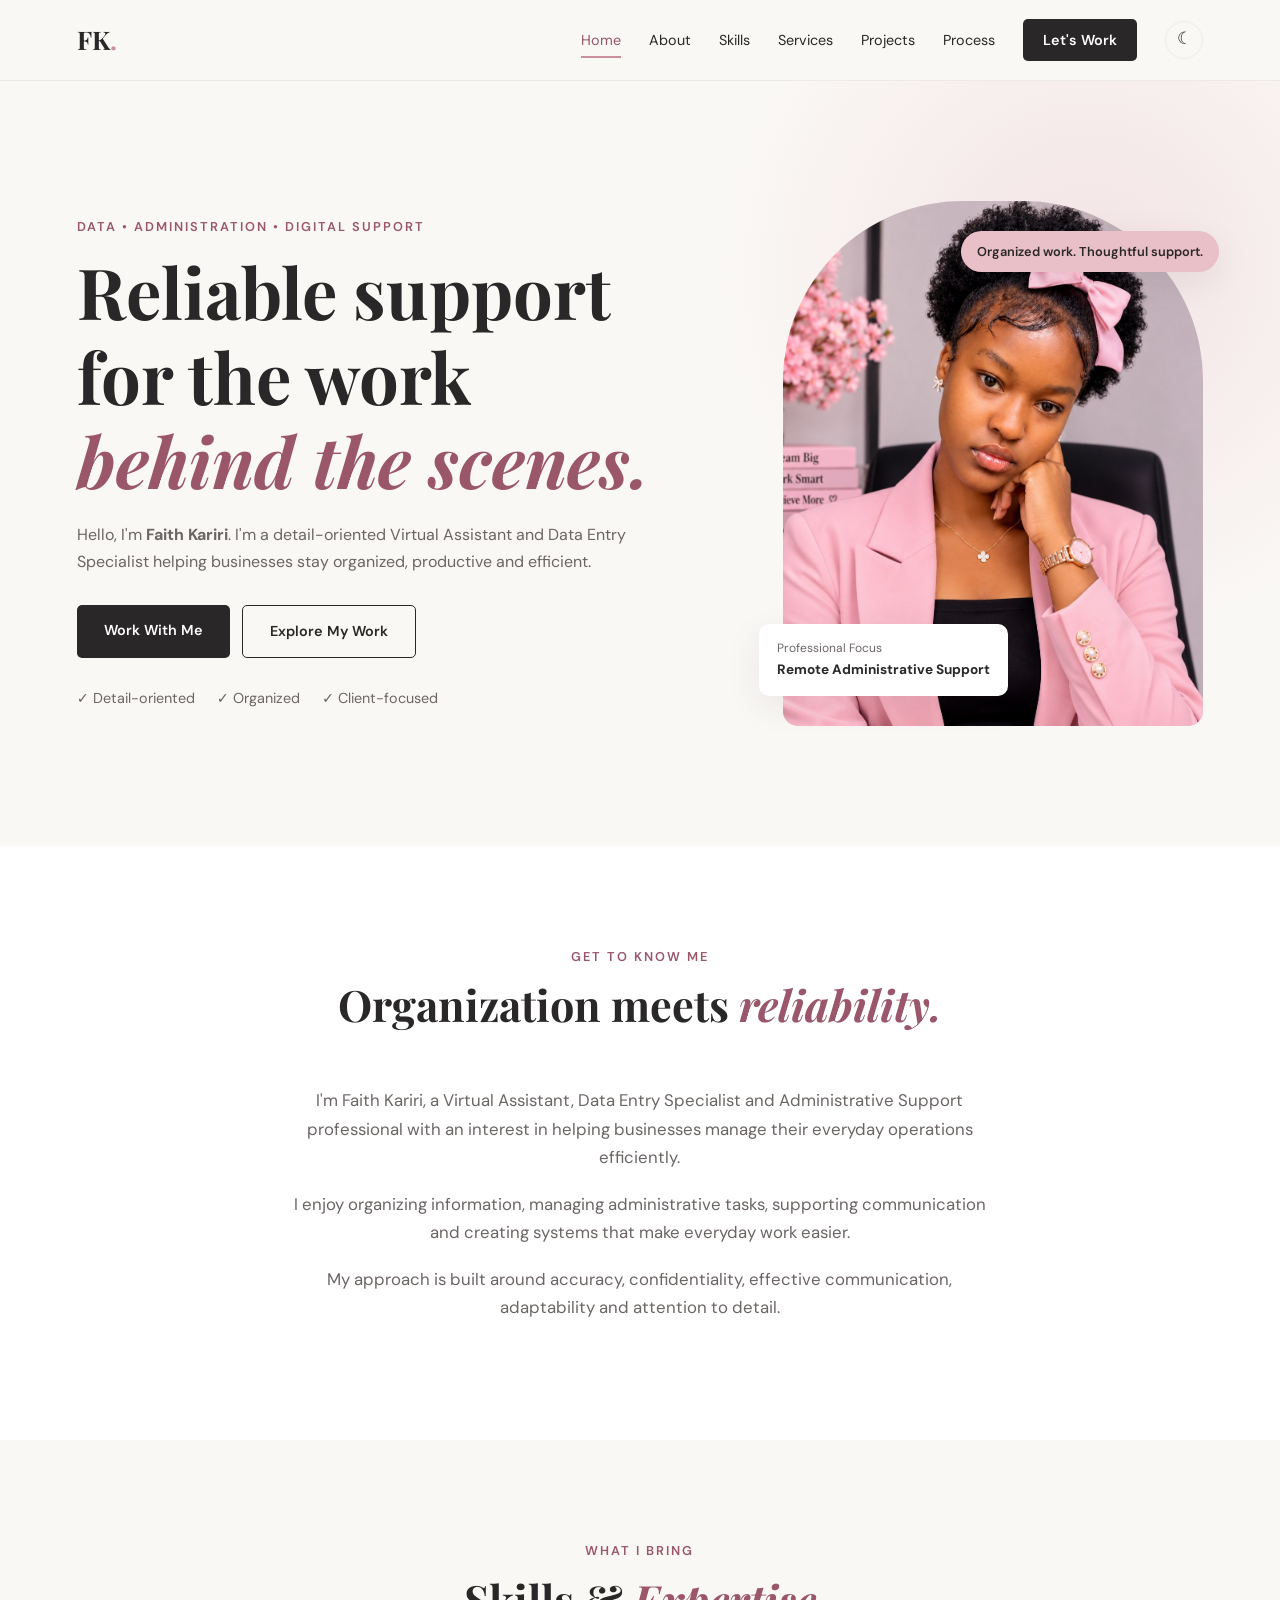
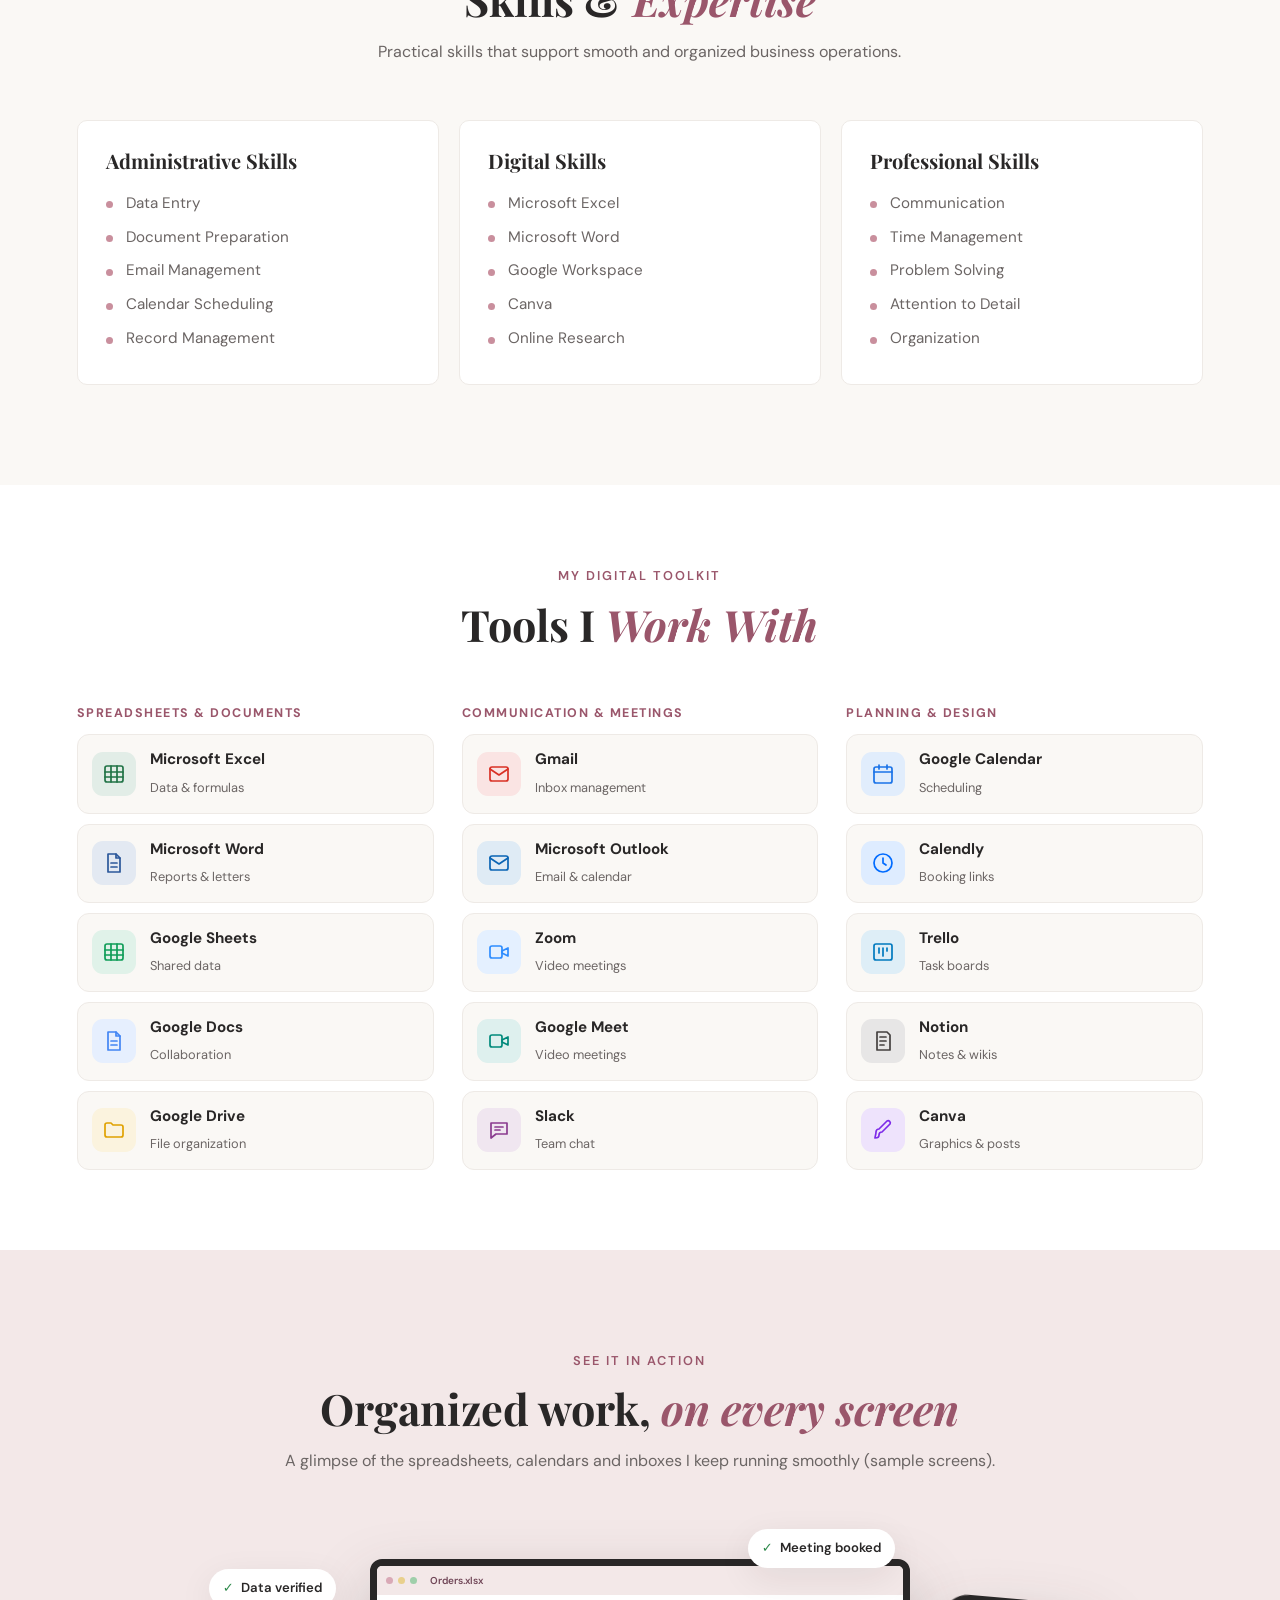
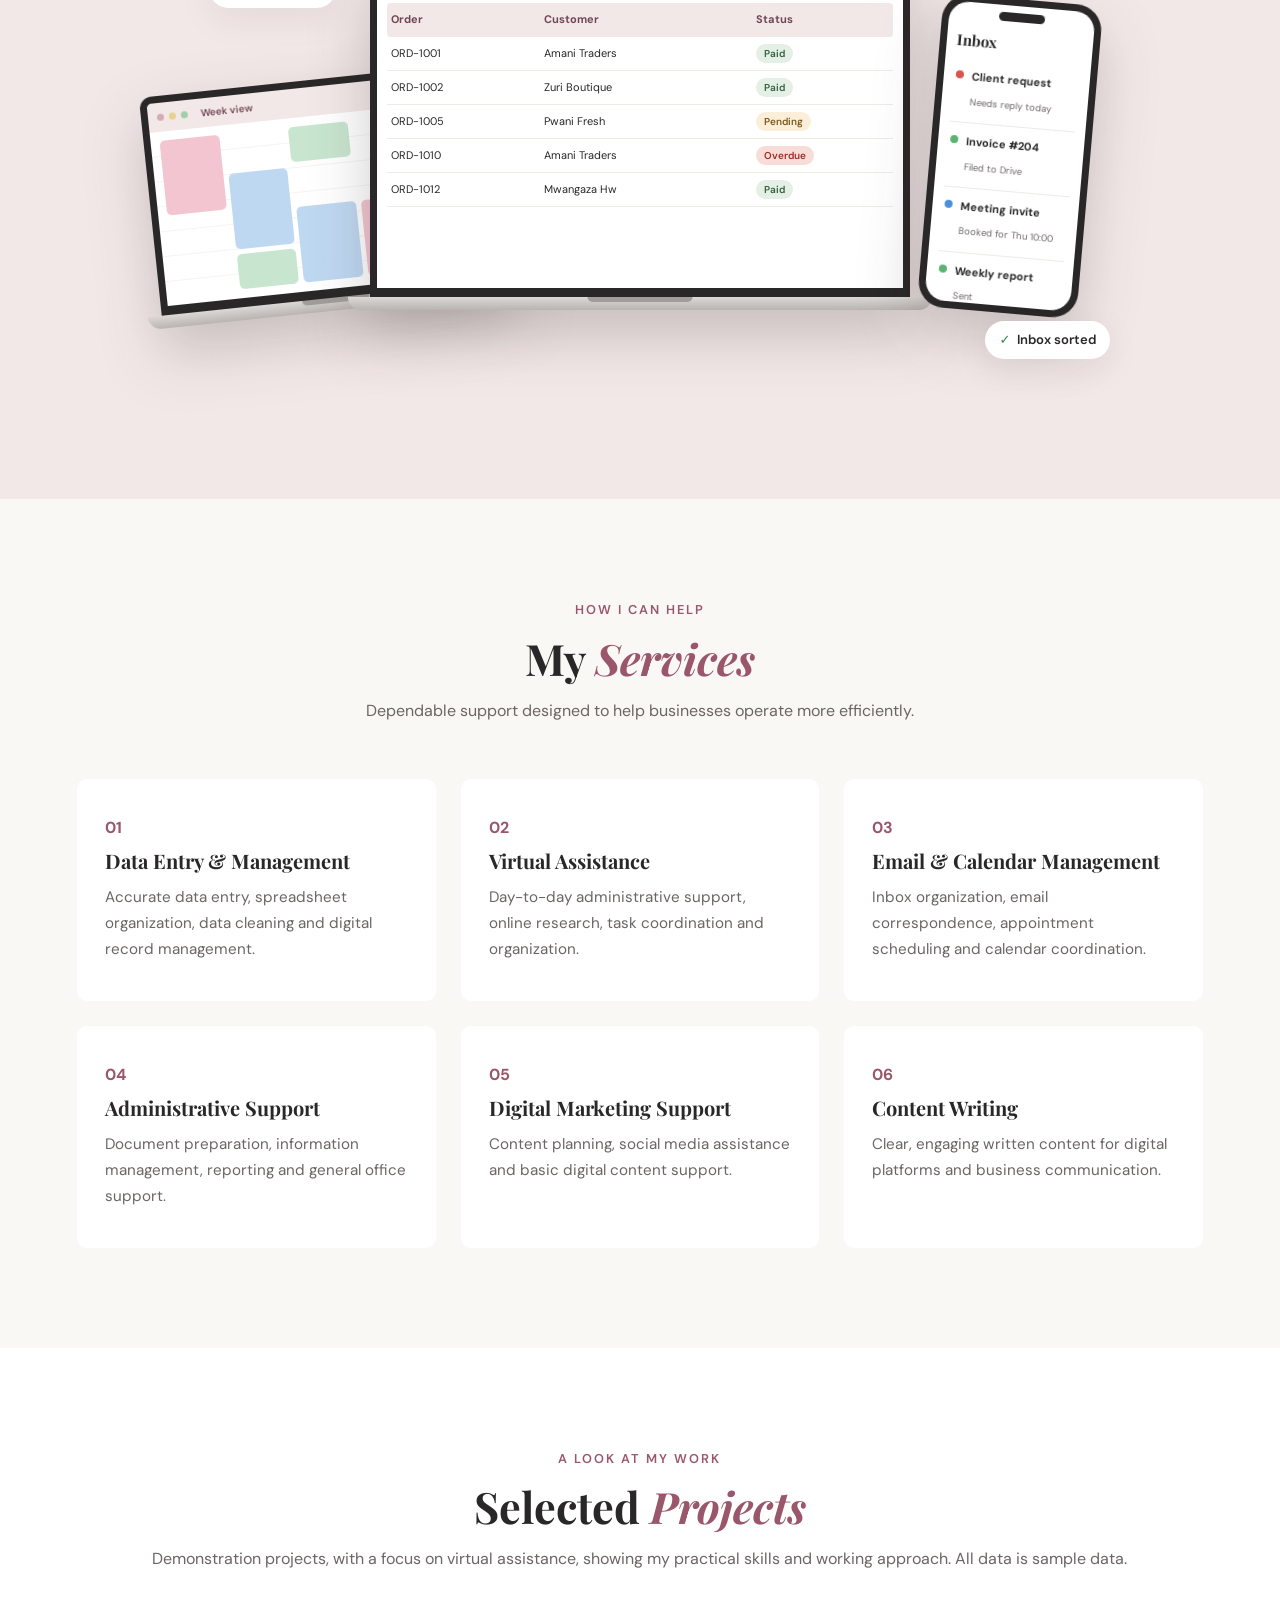
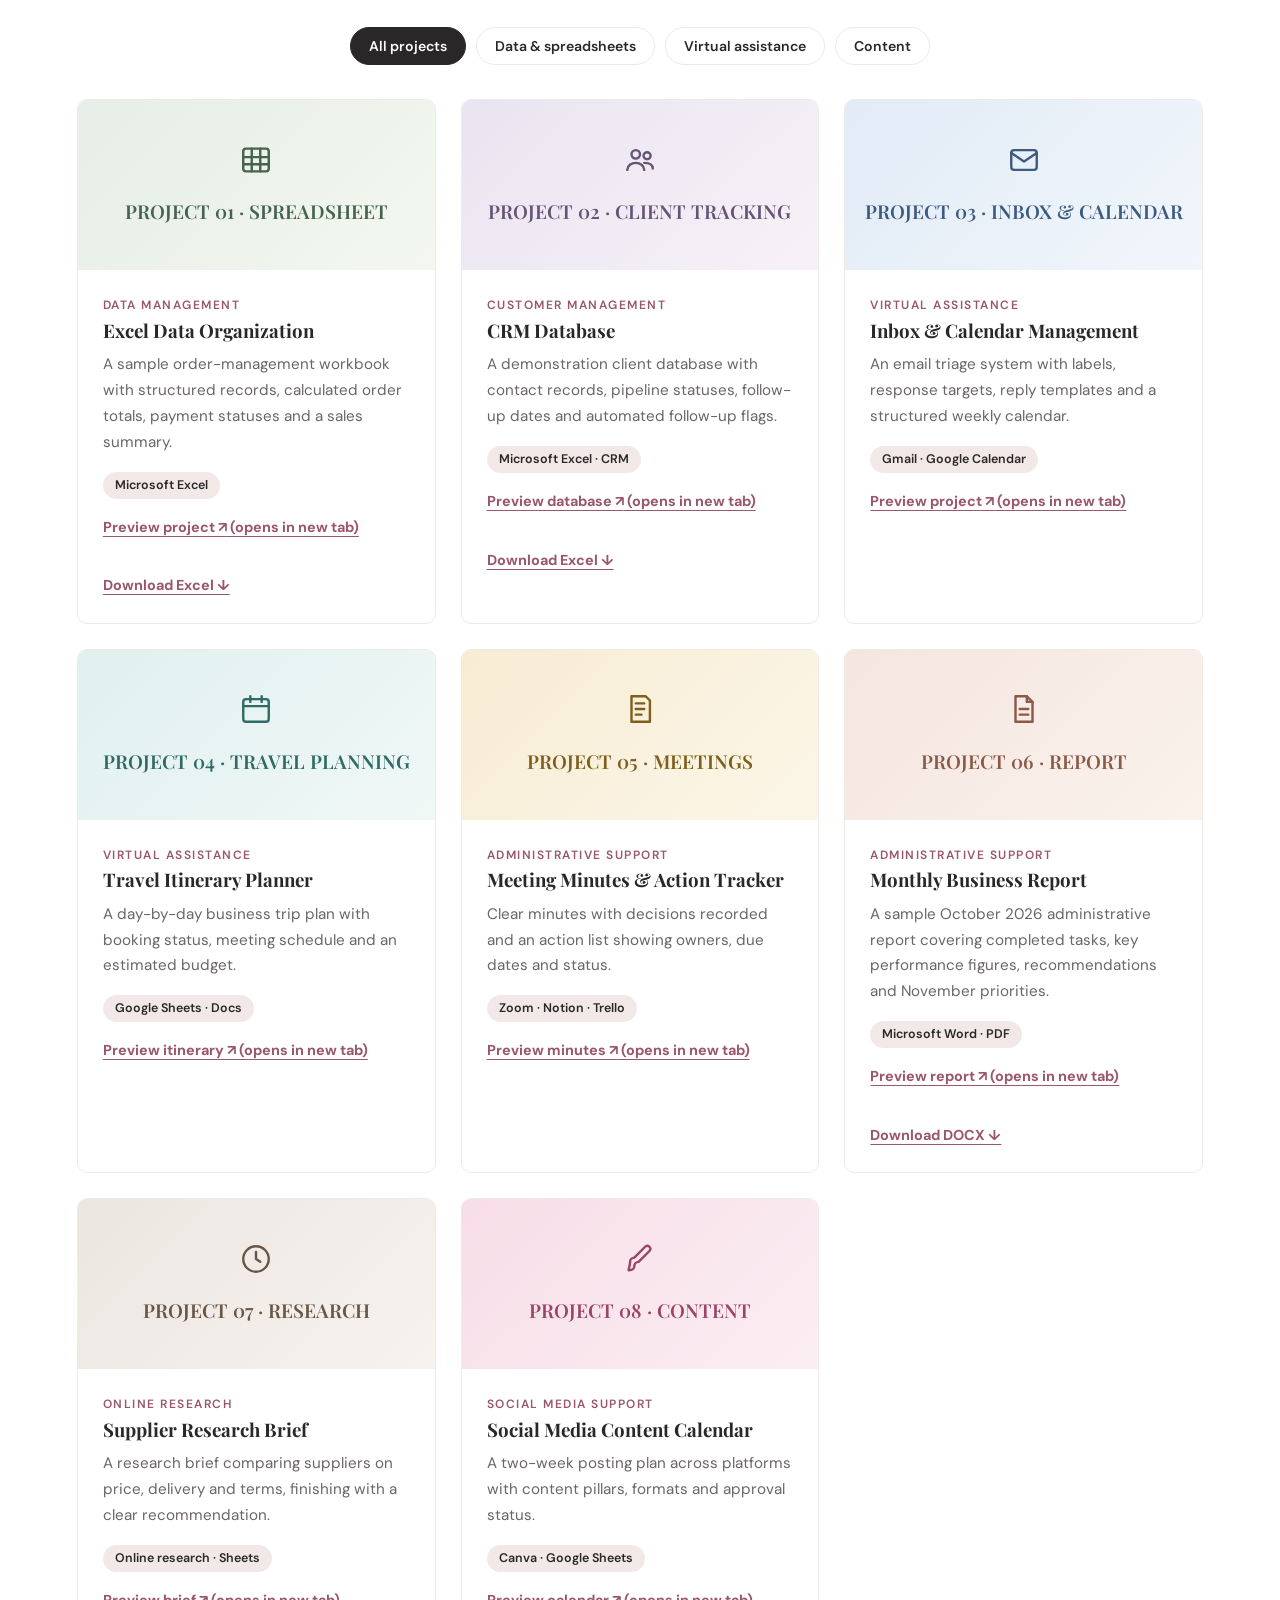
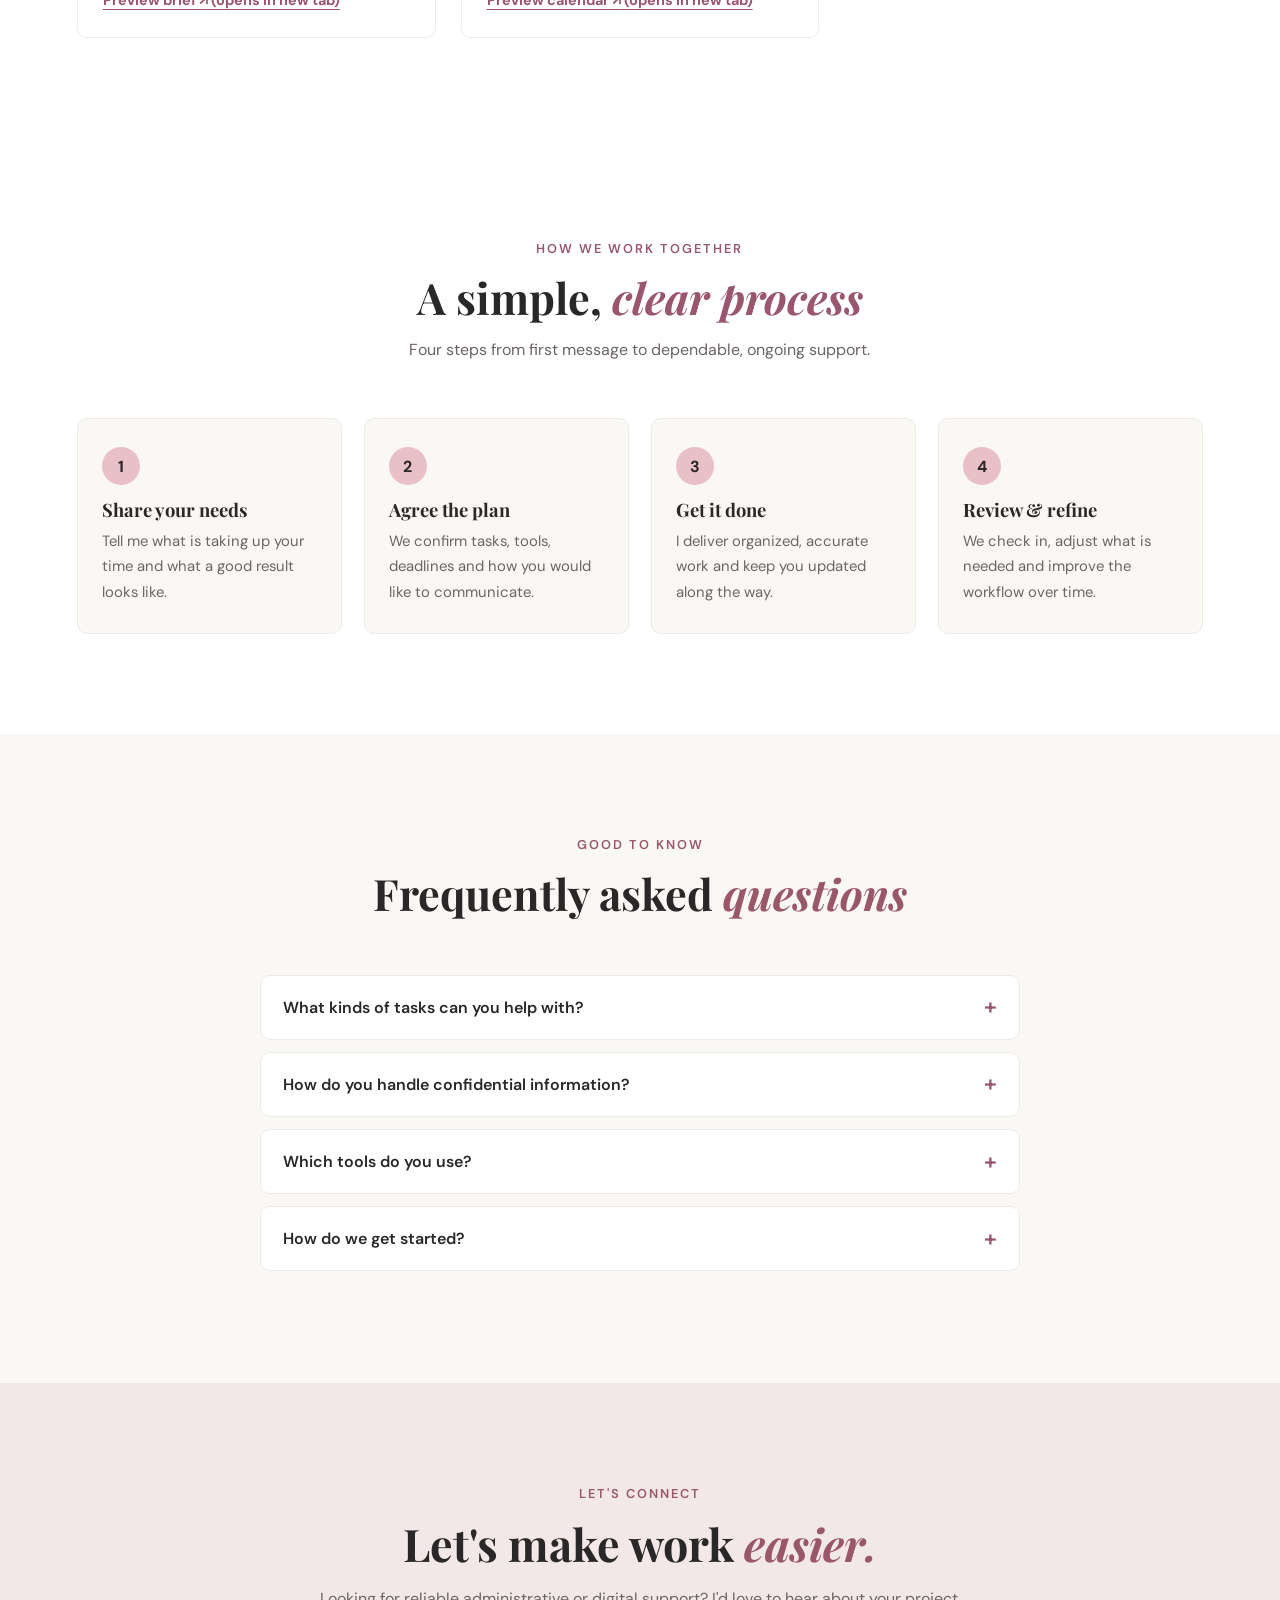
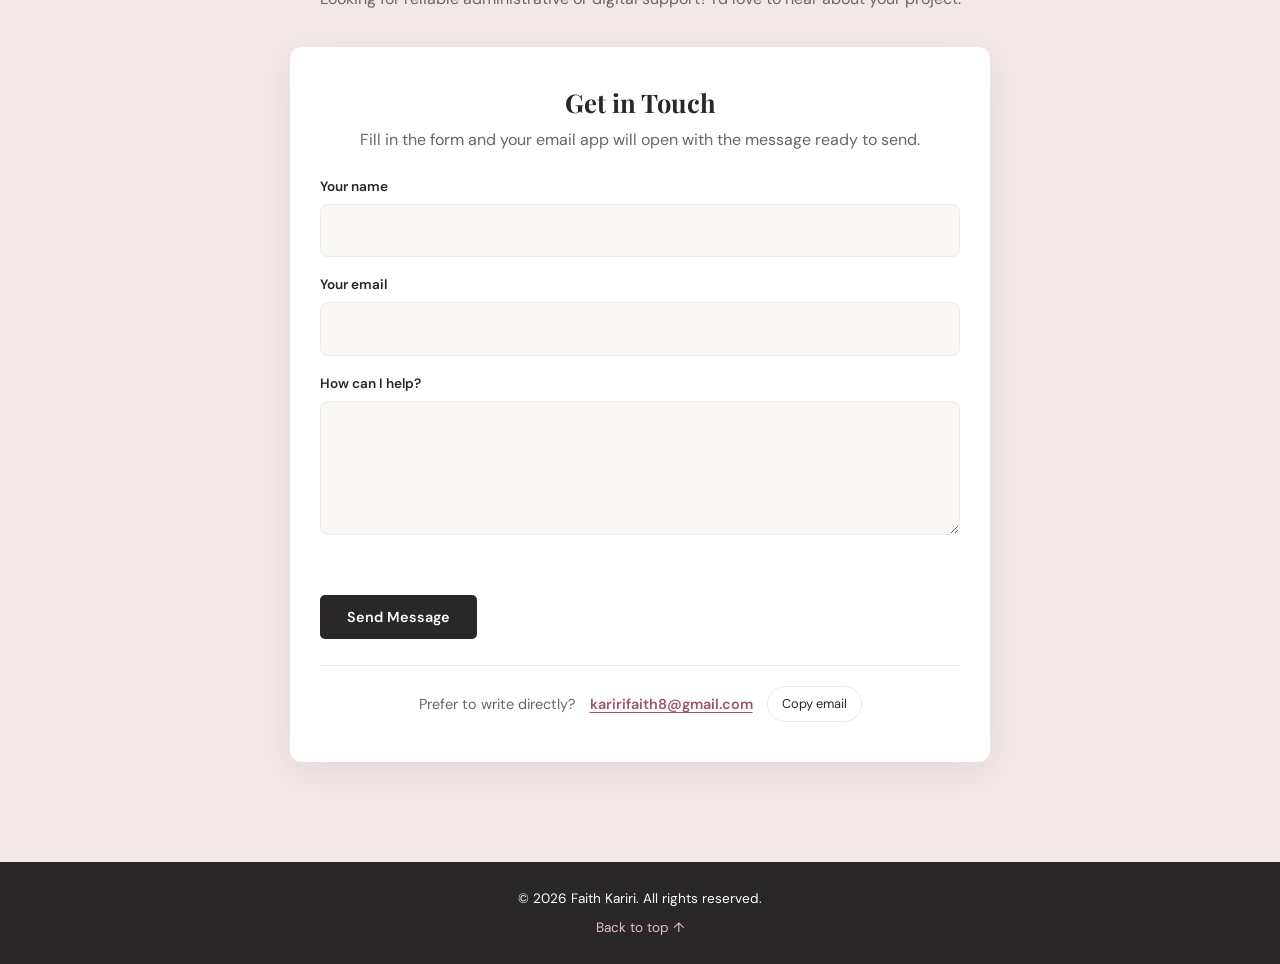
<file: index.html>
<!DOCTYPE html>
<html lang="en">
<head>
<meta charset="UTF-8">
<meta name="viewport" content="width=device-width, initial-scale=1.0">
<meta name="description" content="Faith Kariri - Virtual Assistant, Data Entry Specialist and Administrative Support Professional.">
<meta name="theme-color" content="#faf8f5" media="(prefers-color-scheme: light)">
<meta name="theme-color" content="#1b1919" media="(prefers-color-scheme: dark)">
<meta name="color-scheme" content="light dark">
<meta property="og:title" content="Faith Kariri | Professional Portfolio">
<meta property="og:description" content="Virtual Assistant, Data Entry Specialist and Administrative Support Professional.">
<meta property="og:type" content="website">
<meta property="og:image" content="faith-portrait.jpg">
<meta name="twitter:card" content="summary">
<title>Faith Kariri | Professional Portfolio</title>
<link rel="icon" href="data:image/svg+xml,%3Csvg xmlns='http://www.w3.org/2000/svg' viewBox='0 0 100 100'%3E%3Crect width='100' height='100' rx='22' fill='%23292727'/%3E%3Ctext x='50' y='69' font-size='56' font-family='Georgia,serif' font-weight='700' text-anchor='middle' fill='%23e9bfc8'%3EFK%3C/text%3E%3C/svg%3E">
<script>
document.documentElement.classList.add("js");
try{var t=localStorage.getItem("theme");if(t)document.documentElement.setAttribute("data-theme",t);}catch(e){}
</script>
<script type="application/ld+json">{"@context":"https://schema.org","@type":"Person","name":"Faith Kariri","jobTitle":"Virtual Assistant and Data Entry Specialist","email":"karirifaith8@gmail.com"}</script>
<link rel="preconnect" href="https://fonts.googleapis.com">
<link rel="preconnect" href="https://fonts.gstatic.com" crossorigin>
<link href="https://fonts.googleapis.com/css2?family=DM+Sans:wght@400;500;600;700&family=Playfair+Display:wght@500;600;700&display=swap" rel="stylesheet">
<link rel="stylesheet" href="style.css">
</head>
<body>

<!-- NAVIGATION -->
<a href="#main" class="skip-link">Skip to content</a>
<div class="scroll-progress" aria-hidden="true"></div>
<header class="site-header">
  <nav class="navbar" aria-label="Main navigation">
    <a href="#home" class="logo">FK<span>.</span></a>
    <div class="nav-tools">
      <button type="button" class="theme-toggle" aria-label="Switch to dark mode"><span aria-hidden="true">☾</span></button>
      <button type="button" class="menu-toggle" aria-label="Toggle navigation" aria-expanded="false" aria-controls="nav-links">☰</button>
    </div>
    <div class="nav-links" id="nav-links">
      <a href="#home">Home</a>
      <a href="#about">About</a>
      <a href="#skills">Skills</a>
      <a href="#services">Services</a>
      <a href="#projects">Projects</a>
      <a href="#process">Process</a>
      <a href="#contact" class="nav-cta">Let's Work</a>
    </div>
  </nav>
</header>

<main id="main">

<!-- HERO -->
<section id="home" class="hero">
  <div class="section-container hero-container">
    <div class="hero-content">
      <p class="eyebrow">DATA • ADMINISTRATION • DIGITAL SUPPORT</p>
      <h1>Reliable support for the work <em>behind the scenes.</em></h1>
      <p class="hero-description">Hello, I'm <strong>Faith Kariri</strong>. I'm a detail-oriented Virtual Assistant and Data Entry Specialist helping businesses stay organized, productive and efficient.</p>
      <div class="hero-buttons">
        <a href="#contact" class="btn primary">Work With Me</a>
        <a href="#projects" class="btn secondary">Explore My Work</a>
      </div>
      <div class="hero-highlights">
        <span>✓ Detail-oriented</span>
        <span>✓ Organized</span>
        <span>✓ Client-focused</span>
      </div>
    </div>

    <div class="hero-visual">
      <div class="portrait-placeholder">
        <img src="faith-portrait.jpg" alt="Faith Kariri - Virtual Assistant" class="portrait-photo" width="1199" height="1312" fetchpriority="high">
      </div>
      <div class="portrait-caption">
        <span>Professional Focus</span>
        <strong>Remote Administrative Support</strong>
      </div>
      <div class="floating-note">Organized work. Thoughtful support.</div>
    </div>
  </div>
</section>

<!-- ABOUT -->
<section id="about" class="section about-section">
  <div class="section-container">
    <div class="section-heading reveal">
      <p class="eyebrow">GET TO KNOW ME</p>
      <h2>Organization meets <em>reliability.</em></h2>
    </div>
    <div class="about-content reveal">
      <p>I'm Faith Kariri, a Virtual Assistant, Data Entry Specialist and Administrative Support professional with an interest in helping businesses manage their everyday operations efficiently.</p>
      <p>I enjoy organizing information, managing administrative tasks, supporting communication and creating systems that make everyday work easier.</p>
      <p>My approach is built around accuracy, confidentiality, effective communication, adaptability and attention to detail.</p>
    </div>
  </div>
</section>

<!-- SKILLS -->
<section id="skills" class="section skills-section">
  <div class="section-container">
    <div class="section-heading reveal">
      <p class="eyebrow">WHAT I BRING</p>
      <h2>Skills &amp; <em>Expertise</em></h2>
      <p>Practical skills that support smooth and organized business operations.</p>
    </div>
    <div class="skills-grid">
      <div class="skill-card reveal">
        <h3>Administrative Skills</h3>
        <ul>
          <li>Data Entry</li>
          <li>Document Preparation</li>
          <li>Email Management</li>
          <li>Calendar Scheduling</li>
          <li>Record Management</li>
        </ul>
      </div>
      <div class="skill-card reveal">
        <h3>Digital Skills</h3>
        <ul>
          <li>Microsoft Excel</li>
          <li>Microsoft Word</li>
          <li>Google Workspace</li>
          <li>Canva</li>
          <li>Online Research</li>
        </ul>
      </div>
      <div class="skill-card reveal">
        <h3>Professional Skills</h3>
        <ul>
          <li>Communication</li>
          <li>Time Management</li>
          <li>Problem Solving</li>
          <li>Attention to Detail</li>
          <li>Organization</li>
        </ul>
      </div>
    </div>
  </div>
</section>

<!-- TOOLS -->
<section class="section tools-section" aria-labelledby="tools-title">
  <div class="section-container">
    <div class="section-heading reveal">
      <p class="eyebrow">MY DIGITAL TOOLKIT</p>
      <h2 id="tools-title">Tools I <em>Work With</em></h2>
    </div>
    <div class="tool-groups"><div class="tool-group reveal"><h3>Spreadsheets & documents</h3><ul class="tool-list"><li class="tool-card" style="--c:#217346"><span class="tool-icon"><svg viewBox="0 0 24 24" fill="none" stroke="currentColor" stroke-width="1.7" stroke-linecap="round" stroke-linejoin="round" aria-hidden="true"><rect x="3" y="4" width="18" height="16" rx="2"/><path d="M3 10h18M3 15h18M9 4v16M15 4v16"/></svg></span><span class="tool-text"><strong>Microsoft Excel</strong><small>Data & formulas</small></span></li><li class="tool-card" style="--c:#2b579a"><span class="tool-icon"><svg viewBox="0 0 24 24" fill="none" stroke="currentColor" stroke-width="1.7" stroke-linecap="round" stroke-linejoin="round" aria-hidden="true"><path d="M6 3h8l4 4v14H6z"/><path d="M14 3v4h4M9 12h6M9 16h6"/></svg></span><span class="tool-text"><strong>Microsoft Word</strong><small>Reports & letters</small></span></li><li class="tool-card" style="--c:#0f9d58"><span class="tool-icon"><svg viewBox="0 0 24 24" fill="none" stroke="currentColor" stroke-width="1.7" stroke-linecap="round" stroke-linejoin="round" aria-hidden="true"><rect x="3" y="4" width="18" height="16" rx="2"/><path d="M3 10h18M3 15h18M9 4v16M15 4v16"/></svg></span><span class="tool-text"><strong>Google Sheets</strong><small>Shared data</small></span></li><li class="tool-card" style="--c:#4285f4"><span class="tool-icon"><svg viewBox="0 0 24 24" fill="none" stroke="currentColor" stroke-width="1.7" stroke-linecap="round" stroke-linejoin="round" aria-hidden="true"><path d="M6 3h8l4 4v14H6z"/><path d="M14 3v4h4M9 12h6M9 16h6"/></svg></span><span class="tool-text"><strong>Google Docs</strong><small>Collaboration</small></span></li><li class="tool-card" style="--c:#e0a100"><span class="tool-icon"><svg viewBox="0 0 24 24" fill="none" stroke="currentColor" stroke-width="1.7" stroke-linecap="round" stroke-linejoin="round" aria-hidden="true"><path d="M3 7a2 2 0 0 1 2-2h4l2 2h8a2 2 0 0 1 2 2v8a2 2 0 0 1-2 2H5a2 2 0 0 1-2-2z"/></svg></span><span class="tool-text"><strong>Google Drive</strong><small>File organization</small></span></li></ul></div><div class="tool-group reveal"><h3>Communication & meetings</h3><ul class="tool-list"><li class="tool-card" style="--c:#d93025"><span class="tool-icon"><svg viewBox="0 0 24 24" fill="none" stroke="currentColor" stroke-width="1.7" stroke-linecap="round" stroke-linejoin="round" aria-hidden="true"><rect x="3" y="5" width="18" height="14" rx="2"/><path d="m3 7 9 6 9-6"/></svg></span><span class="tool-text"><strong>Gmail</strong><small>Inbox management</small></span></li><li class="tool-card" style="--c:#0a64b4"><span class="tool-icon"><svg viewBox="0 0 24 24" fill="none" stroke="currentColor" stroke-width="1.7" stroke-linecap="round" stroke-linejoin="round" aria-hidden="true"><rect x="3" y="5" width="18" height="14" rx="2"/><path d="m3 7 9 6 9-6"/></svg></span><span class="tool-text"><strong>Microsoft Outlook</strong><small>Email & calendar</small></span></li><li class="tool-card" style="--c:#2d8cff"><span class="tool-icon"><svg viewBox="0 0 24 24" fill="none" stroke="currentColor" stroke-width="1.7" stroke-linecap="round" stroke-linejoin="round" aria-hidden="true"><rect x="3" y="6" width="12" height="12" rx="2"/><path d="m15 11 6-3v8l-6-3z"/></svg></span><span class="tool-text"><strong>Zoom</strong><small>Video meetings</small></span></li><li class="tool-card" style="--c:#00897b"><span class="tool-icon"><svg viewBox="0 0 24 24" fill="none" stroke="currentColor" stroke-width="1.7" stroke-linecap="round" stroke-linejoin="round" aria-hidden="true"><rect x="3" y="6" width="12" height="12" rx="2"/><path d="m15 11 6-3v8l-6-3z"/></svg></span><span class="tool-text"><strong>Google Meet</strong><small>Video meetings</small></span></li><li class="tool-card" style="--c:#8a3b8f"><span class="tool-icon"><svg viewBox="0 0 24 24" fill="none" stroke="currentColor" stroke-width="1.7" stroke-linecap="round" stroke-linejoin="round" aria-hidden="true"><path d="M4 5h16v11H9l-5 4z"/><path d="M8 9h8M8 12h5"/></svg></span><span class="tool-text"><strong>Slack</strong><small>Team chat</small></span></li></ul></div><div class="tool-group reveal"><h3>Planning & design</h3><ul class="tool-list"><li class="tool-card" style="--c:#1a73e8"><span class="tool-icon"><svg viewBox="0 0 24 24" fill="none" stroke="currentColor" stroke-width="1.7" stroke-linecap="round" stroke-linejoin="round" aria-hidden="true"><rect x="3" y="5" width="18" height="16" rx="2"/><path d="M3 10h18M8 3v4M16 3v4"/></svg></span><span class="tool-text"><strong>Google Calendar</strong><small>Scheduling</small></span></li><li class="tool-card" style="--c:#006bff"><span class="tool-icon"><svg viewBox="0 0 24 24" fill="none" stroke="currentColor" stroke-width="1.7" stroke-linecap="round" stroke-linejoin="round" aria-hidden="true"><circle cx="12" cy="12" r="9"/><path d="M12 7v5l3 2"/></svg></span><span class="tool-text"><strong>Calendly</strong><small>Booking links</small></span></li><li class="tool-card" style="--c:#0079bf"><span class="tool-icon"><svg viewBox="0 0 24 24" fill="none" stroke="currentColor" stroke-width="1.7" stroke-linecap="round" stroke-linejoin="round" aria-hidden="true"><rect x="3" y="4" width="18" height="16" rx="2"/><path d="M8 8v5M12 8v8M16 8v3"/></svg></span><span class="tool-text"><strong>Trello</strong><small>Task boards</small></span></li><li class="tool-card" style="--c:#44403f"><span class="tool-icon"><svg viewBox="0 0 24 24" fill="none" stroke="currentColor" stroke-width="1.7" stroke-linecap="round" stroke-linejoin="round" aria-hidden="true"><path d="M6 3h10l3 3v15H6z"/><path d="M9 8h6M9 12h6M9 16h4"/></svg></span><span class="tool-text"><strong>Notion</strong><small>Notes & wikis</small></span></li><li class="tool-card" style="--c:#7d2ae8"><span class="tool-icon"><svg viewBox="0 0 24 24" fill="none" stroke="currentColor" stroke-width="1.7" stroke-linecap="round" stroke-linejoin="round" aria-hidden="true"><path d="M4 20c3 0 4-1 4-3a3 3 0 0 1 3-3l8-8a2.2 2.2 0 0 0-3-3l-8 8a3 3 0 0 0-3 3c0 3-1 4-1 6z"/></svg></span><span class="tool-text"><strong>Canva</strong><small>Graphics & posts</small></span></li></ul></div></div>
  </div>
</section>

<!-- SHOWCASE -->
<section id="showcase" class="section showcase-section">
  <div class="section-container">
    <div class="section-heading reveal">
      <p class="eyebrow">SEE IT IN ACTION</p>
      <h2>Organized work, <em>on every screen</em></h2>
      <p>A glimpse of the spreadsheets, calendars and inboxes I keep running smoothly (sample screens).</p>
    </div>
    <div class="stage reveal" aria-label="Illustration of sample spreadsheet, calendar and inbox screens on a laptop and a phone">
      <div class="device laptop laptop--side" style="--r:-6deg;--d:-1.2s"><div class="screen"><div class="bar"><i></i><i></i><i></i><span>Week view</span></div><div class="cal"><i class="cb c1" style="grid-column:1;grid-row:1/3"></i><i class="cb c2" style="grid-column:2;grid-row:2/4"></i><i class="cb c3" style="grid-column:3;grid-row:1/2"></i><i class="cb c1" style="grid-column:4;grid-row:3/5"></i><i class="cb c2" style="grid-column:5;grid-row:1/3"></i><i class="cb c3" style="grid-column:2;grid-row:4/5"></i><i class="cb c2" style="grid-column:3;grid-row:3/5"></i></div></div><div class="base"></div></div>
      <div class="device laptop laptop--main" style="--r:0deg;--d:0s"><div class="screen"><div class="bar"><i></i><i></i><i></i><span>Orders.xlsx</span></div><div class="sheet"><div class="sr sh"><span>Order</span><span>Customer</span><span>Status</span></div><div class="sr"><span>ORD-1001</span><span>Amani Traders</span><span class="pill ok">Paid</span></div><div class="sr"><span>ORD-1002</span><span>Zuri Boutique</span><span class="pill ok">Paid</span></div><div class="sr"><span>ORD-1005</span><span>Pwani Fresh</span><span class="pill warn">Pending</span></div><div class="sr"><span>ORD-1010</span><span>Amani Traders</span><span class="pill bad">Overdue</span></div><div class="sr"><span>ORD-1012</span><span>Mwangaza Hw</span><span class="pill ok">Paid</span></div></div></div><div class="base"></div></div>
      <div class="device phone" style="--r:5deg;--d:-2.2s"><div class="pscreen"><div class="notch"></div><p class="ph">Inbox</p><div class="mi"><b class="dot d1"></b><div><strong>Client request</strong><small>Needs reply today</small></div></div><div class="mi"><b class="dot d2"></b><div><strong>Invoice #204</strong><small>Filed to Drive</small></div></div><div class="mi"><b class="dot d3"></b><div><strong>Meeting invite</strong><small>Booked for Thu 10:00</small></div></div><div class="mi"><b class="dot d2"></b><div><strong>Weekly report</strong><small>Sent</small></div></div></div></div>
      <span class="chip chip--a" style="--d:-.6s"><b>✓</b> Data verified</span>
      <span class="chip chip--b" style="--d:-1.8s"><b>✓</b> Meeting booked</span>
      <span class="chip chip--c" style="--d:-2.8s"><b>✓</b> Inbox sorted</span>
    </div>
  </div>
</section>

<!-- SERVICES -->
<section id="services" class="section services-section">
  <div class="section-container">
    <div class="section-heading reveal">
      <p class="eyebrow">HOW I CAN HELP</p>
      <h2>My <em>Services</em></h2>
      <p>Dependable support designed to help businesses operate more efficiently.</p>
    </div>
    <div class="services-grid">
      <div class="service-card reveal">
        <span class="service-number">01</span>
        <h3>Data Entry &amp; Management</h3>
        <p>Accurate data entry, spreadsheet organization, data cleaning and digital record management.</p>
      </div>
      <div class="service-card reveal">
        <span class="service-number">02</span>
        <h3>Virtual Assistance</h3>
        <p>Day-to-day administrative support, online research, task coordination and organization.</p>
      </div>
      <div class="service-card reveal">
        <span class="service-number">03</span>
        <h3>Email &amp; Calendar Management</h3>
        <p>Inbox organization, email correspondence, appointment scheduling and calendar coordination.</p>
      </div>
      <div class="service-card reveal">
        <span class="service-number">04</span>
        <h3>Administrative Support</h3>
        <p>Document preparation, information management, reporting and general office support.</p>
      </div>
      <div class="service-card reveal">
        <span class="service-number">05</span>
        <h3>Digital Marketing Support</h3>
        <p>Content planning, social media assistance and basic digital content support.</p>
      </div>
      <div class="service-card reveal">
        <span class="service-number">06</span>
        <h3>Content Writing</h3>
        <p>Clear, engaging written content for digital platforms and business communication.</p>
      </div>
    </div>
  </div>
</section>

<!-- PROJECTS -->
<section id="projects" class="section projects-section">
  <div class="section-container">
    <div class="section-heading reveal">
      <p class="eyebrow">A LOOK AT MY WORK</p>
      <h2>Selected <em>Projects</em></h2>
      <p>Demonstration projects, with a focus on virtual assistance, showing my practical skills and working approach. All data is sample data.</p>
    </div>
        <div class="filters reveal" role="group" aria-label="Filter projects">
      <button type="button" class="filter" data-filter="all" aria-pressed="true">All projects</button>
      <button type="button" class="filter" data-filter="data" aria-pressed="false">Data &amp; spreadsheets</button>
      <button type="button" class="filter" data-filter="va" aria-pressed="false">Virtual assistance</button>
      <button type="button" class="filter" data-filter="content" aria-pressed="false">Content</button>
    </div>
    <div class="projects-grid">
      <article class="project-card reveal" data-cat="data">
        <div class="project-image pi-excel"><span class="pi-ico"><svg viewBox="0 0 24 24" fill="none" stroke="currentColor" stroke-width="1.7" stroke-linecap="round" stroke-linejoin="round" aria-hidden="true"><rect x="3" y="4" width="18" height="16" rx="2"/><path d="M3 10h18M3 15h18M9 4v16M15 4v16"/></svg></span><span>PROJECT 01 · SPREADSHEET</span></div>
        <div class="project-details">
          <p class="project-category">DATA MANAGEMENT</p>
          <h3>Excel Data Organization</h3>
          <p>A sample order-management workbook with structured records, calculated order totals, payment statuses and a sales summary.</p>
          <span class="project-tag">Microsoft Excel</span>
          <div class="project-actions">
            <a class="project-link" href="projects/excel-data-preview.html" target="_blank" rel="noopener">Preview project ↗<span class="sr-only"> (opens in new tab)</span></a>
            <a class="project-link" href="projects/excel-data-organization.xlsx" download>Download Excel ↓</a>
          </div>
        </div>
      </article>
      <article class="project-card reveal" data-cat="data">
        <div class="project-image pi-crm"><span class="pi-ico"><svg viewBox="0 0 24 24" fill="none" stroke="currentColor" stroke-width="1.7" stroke-linecap="round" stroke-linejoin="round" aria-hidden="true"><circle cx="9" cy="8" r="3"/><circle cx="17" cy="9" r="2.5"/><path d="M3 19c0-3 3-5 6-5s6 2 6 5M15 14c3 0 6 1 6 4"/></svg></span><span>PROJECT 02 · CLIENT TRACKING</span></div>
        <div class="project-details">
          <p class="project-category">CUSTOMER MANAGEMENT</p>
          <h3>CRM Database</h3>
          <p>A demonstration client database with contact records, pipeline statuses, follow-up dates and automated follow-up flags.</p>
          <span class="project-tag">Microsoft Excel · CRM</span>
          <div class="project-actions">
            <a class="project-link" href="projects/crm-database-preview.html" target="_blank" rel="noopener">Preview database ↗<span class="sr-only"> (opens in new tab)</span></a>
            <a class="project-link" href="projects/crm-database.xlsx" download>Download Excel ↓</a>
          </div>
        </div>
      </article>
      <article class="project-card reveal" data-cat="va">
        <div class="project-image pi-inbox"><span class="pi-ico"><svg viewBox="0 0 24 24" fill="none" stroke="currentColor" stroke-width="1.7" stroke-linecap="round" stroke-linejoin="round" aria-hidden="true"><rect x="3" y="5" width="18" height="14" rx="2"/><path d="m3 7 9 6 9-6"/></svg></span><span>PROJECT 03 · INBOX &amp; CALENDAR</span></div>
        <div class="project-details">
          <p class="project-category">VIRTUAL ASSISTANCE</p>
          <h3>Inbox &amp; Calendar Management</h3>
          <p>An email triage system with labels, response targets, reply templates and a structured weekly calendar.</p>
          <span class="project-tag">Gmail · Google Calendar</span>
          <div class="project-actions">
            <a class="project-link" href="projects/inbox-calendar-preview.html" target="_blank" rel="noopener">Preview project ↗<span class="sr-only"> (opens in new tab)</span></a>
            
          </div>
        </div>
      </article>
      <article class="project-card reveal" data-cat="va">
        <div class="project-image pi-travel"><span class="pi-ico"><svg viewBox="0 0 24 24" fill="none" stroke="currentColor" stroke-width="1.7" stroke-linecap="round" stroke-linejoin="round" aria-hidden="true"><rect x="3" y="5" width="18" height="16" rx="2"/><path d="M3 10h18M8 3v4M16 3v4"/></svg></span><span>PROJECT 04 · TRAVEL PLANNING</span></div>
        <div class="project-details">
          <p class="project-category">VIRTUAL ASSISTANCE</p>
          <h3>Travel Itinerary Planner</h3>
          <p>A day-by-day business trip plan with booking status, meeting schedule and an estimated budget.</p>
          <span class="project-tag">Google Sheets · Docs</span>
          <div class="project-actions">
            <a class="project-link" href="projects/travel-itinerary-preview.html" target="_blank" rel="noopener">Preview itinerary ↗<span class="sr-only"> (opens in new tab)</span></a>
            
          </div>
        </div>
      </article>
      <article class="project-card reveal" data-cat="va">
        <div class="project-image pi-minutes"><span class="pi-ico"><svg viewBox="0 0 24 24" fill="none" stroke="currentColor" stroke-width="1.7" stroke-linecap="round" stroke-linejoin="round" aria-hidden="true"><path d="M6 3h10l3 3v15H6z"/><path d="M9 8h6M9 12h6M9 16h4"/></svg></span><span>PROJECT 05 · MEETINGS</span></div>
        <div class="project-details">
          <p class="project-category">ADMINISTRATIVE SUPPORT</p>
          <h3>Meeting Minutes &amp; Action Tracker</h3>
          <p>Clear minutes with decisions recorded and an action list showing owners, due dates and status.</p>
          <span class="project-tag">Zoom · Notion · Trello</span>
          <div class="project-actions">
            <a class="project-link" href="projects/meeting-minutes-preview.html" target="_blank" rel="noopener">Preview minutes ↗<span class="sr-only"> (opens in new tab)</span></a>
            
          </div>
        </div>
      </article>
      <article class="project-card reveal" data-cat="va">
        <div class="project-image pi-report"><span class="pi-ico"><svg viewBox="0 0 24 24" fill="none" stroke="currentColor" stroke-width="1.7" stroke-linecap="round" stroke-linejoin="round" aria-hidden="true"><path d="M6 3h8l4 4v14H6z"/><path d="M14 3v4h4M9 12h6M9 16h6"/></svg></span><span>PROJECT 06 · REPORT</span></div>
        <div class="project-details">
          <p class="project-category">ADMINISTRATIVE SUPPORT</p>
          <h3>Monthly Business Report</h3>
          <p>A sample October 2026 administrative report covering completed tasks, key performance figures, recommendations and November priorities.</p>
          <span class="project-tag">Microsoft Word · PDF</span>
          <div class="project-actions">
            <a class="project-link" href="projects/business-report.pdf" target="_blank" rel="noopener">Preview report ↗<span class="sr-only"> (opens in new tab)</span></a>
            <a class="project-link" href="projects/business-report.docx" download>Download DOCX ↓</a>
          </div>
        </div>
      </article>
      <article class="project-card reveal" data-cat="va">
        <div class="project-image pi-research"><span class="pi-ico"><svg viewBox="0 0 24 24" fill="none" stroke="currentColor" stroke-width="1.7" stroke-linecap="round" stroke-linejoin="round" aria-hidden="true"><circle cx="12" cy="12" r="9"/><path d="M12 7v5l3 2"/></svg></span><span>PROJECT 07 · RESEARCH</span></div>
        <div class="project-details">
          <p class="project-category">ONLINE RESEARCH</p>
          <h3>Supplier Research Brief</h3>
          <p>A research brief comparing suppliers on price, delivery and terms, finishing with a clear recommendation.</p>
          <span class="project-tag">Online research · Sheets</span>
          <div class="project-actions">
            <a class="project-link" href="projects/research-brief-preview.html" target="_blank" rel="noopener">Preview brief ↗<span class="sr-only"> (opens in new tab)</span></a>
            
          </div>
        </div>
      </article>
      <article class="project-card reveal" data-cat="content">
        <div class="project-image pi-social"><span class="pi-ico"><svg viewBox="0 0 24 24" fill="none" stroke="currentColor" stroke-width="1.7" stroke-linecap="round" stroke-linejoin="round" aria-hidden="true"><path d="M4 20c3 0 4-1 4-3a3 3 0 0 1 3-3l8-8a2.2 2.2 0 0 0-3-3l-8 8a3 3 0 0 0-3 3c0 3-1 4-1 6z"/></svg></span><span>PROJECT 08 · CONTENT</span></div>
        <div class="project-details">
          <p class="project-category">SOCIAL MEDIA SUPPORT</p>
          <h3>Social Media Content Calendar</h3>
          <p>A two-week posting plan across platforms with content pillars, formats and approval status.</p>
          <span class="project-tag">Canva · Google Sheets</span>
          <div class="project-actions">
            <a class="project-link" href="projects/content-calendar-preview.html" target="_blank" rel="noopener">Preview calendar ↗<span class="sr-only"> (opens in new tab)</span></a>
            
          </div>
        </div>
      </article>
    </div>
  </div>
</section>

<!-- PROCESS -->
<section id="process" class="section process-section">
  <div class="section-container">
    <div class="section-heading reveal">
      <p class="eyebrow">HOW WE WORK TOGETHER</p>
      <h2>A simple, <em>clear process</em></h2>
      <p>Four steps from first message to dependable, ongoing support.</p>
    </div>
    <ol class="process-grid">
      <li class="process-step reveal"><span class="step-num">1</span><h3>Share your needs</h3><p>Tell me what is taking up your time and what a good result looks like.</p></li>
      <li class="process-step reveal"><span class="step-num">2</span><h3>Agree the plan</h3><p>We confirm tasks, tools, deadlines and how you would like to communicate.</p></li>
      <li class="process-step reveal"><span class="step-num">3</span><h3>Get it done</h3><p>I deliver organized, accurate work and keep you updated along the way.</p></li>
      <li class="process-step reveal"><span class="step-num">4</span><h3>Review &amp; refine</h3><p>We check in, adjust what is needed and improve the workflow over time.</p></li>
    </ol>
  </div>
</section>

<!-- FAQ -->
<section id="faq" class="section faq-section">
  <div class="section-container faq-container">
    <div class="section-heading reveal">
      <p class="eyebrow">GOOD TO KNOW</p>
      <h2>Frequently asked <em>questions</em></h2>
    </div>
    <div class="faq-list reveal">
      <details><summary>What kinds of tasks can you help with?</summary><p>Data entry, spreadsheet organization, email and calendar management, document preparation, online research, reporting and basic content support.</p></details>
      <details><summary>How do you handle confidential information?</summary><p>Confidentiality is central to how I work. I treat client information with care and only use it for the tasks I have been asked to do.</p></details>
      <details><summary>Which tools do you use?</summary><p>Microsoft Excel and Word, Google Workspace, Gmail, Outlook, Canva, Trello, Notion, Slack, Zoom and Calendly. I am happy to adapt to the tools your team already uses.</p></details>
      <details><summary>How do we get started?</summary><p>Send me a short message using the form below or by email describing what you need. I will reply to discuss the details and next steps.</p></details>
    </div>
  </div>
</section>

<!-- CONTACT -->
<section id="contact" class="section contact-section">
  <div class="section-container contact-container">
    <div class="contact-heading reveal">
      <p class="eyebrow">LET'S CONNECT</p>
      <h2>Let's make work <em>easier.</em></h2>
      <p>Looking for reliable administrative or digital support? I'd love to hear about your project.</p>
    </div>
    <div class="contact-card reveal">
      <h3>Get in Touch</h3>
      <p>Fill in the form and your email app will open with the message ready to send.</p>
      <form class="contact-form" id="contact-form" novalidate>
        <div class="field"><label for="cf-name">Your name</label><input id="cf-name" name="name" type="text" autocomplete="name" required></div>
        <div class="field"><label for="cf-email">Your email</label><input id="cf-email" name="email" type="email" autocomplete="email" required></div>
        <div class="field"><label for="cf-msg">How can I help?</label><textarea id="cf-msg" name="message" rows="4" required></textarea></div>
        <p class="form-status" id="form-status" role="status" aria-live="polite"></p>
        <button type="submit" class="btn primary">Send Message</button>
      </form>
      <div class="contact-alt">
        <span>Prefer to write directly?</span>
        <a href="mailto:karirifaith8@gmail.com" class="email-address">karirifaith8@gmail.com</a>
        <button type="button" class="copy-btn" id="copy-email">Copy email</button>
      </div>
    </div>
  </div>
</section>

</main>

<footer class="footer">
  <p>© <span id="year">2026</span> Faith Kariri. All rights reserved.</p>
  <a href="#home">Back to top ↑</a>
</footer>
<button type="button" class="to-top" aria-label="Back to top" hidden>↑</button>

<script src="script.js"></script>
</body>
</html>
</file>
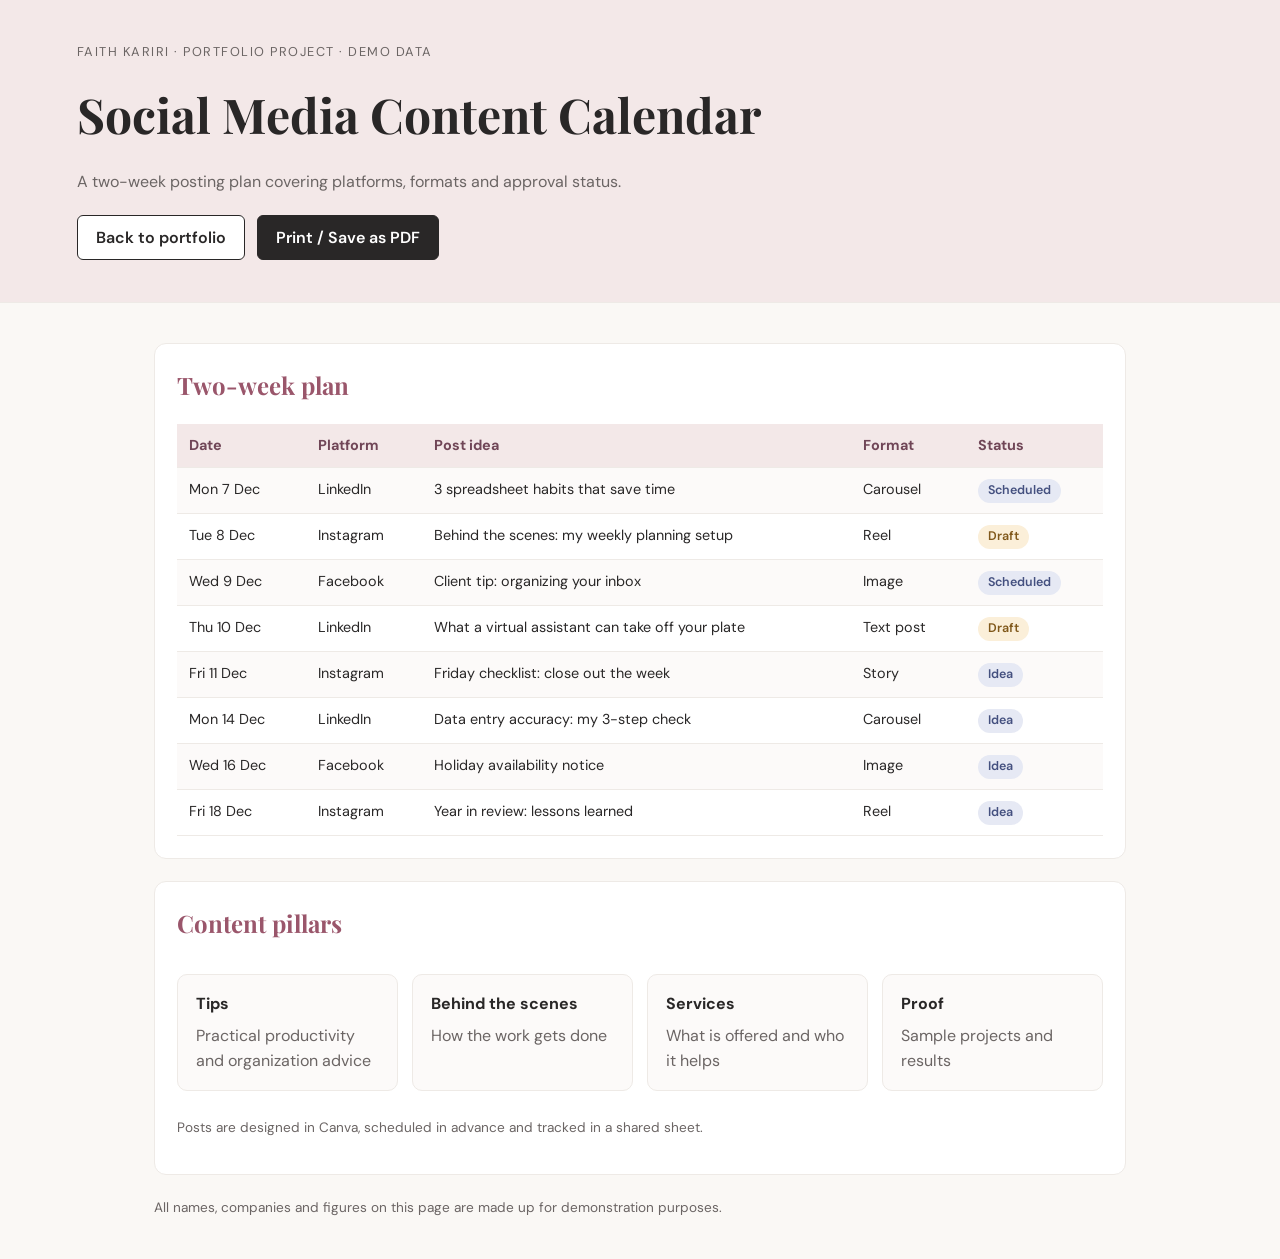
<file: content-calendar-preview.html>
<!doctype html><html lang="en"><head><meta charset="utf-8"><meta name="viewport" content="width=device-width,initial-scale=1">
<title>Social Media Content Calendar | Faith Kariri</title><link rel="preconnect" href="https://fonts.googleapis.com"><link href="https://fonts.googleapis.com/css2?family=DM+Sans:wght@400;500;600;700&family=Playfair+Display:wght@500;600;700&display=swap" rel="stylesheet">
<style>*{box-sizing:border-box}body{margin:0;background:#faf8f5;color:#292727;font-family:'DM Sans',system-ui,sans-serif;line-height:1.6}
header{background:#f3e8e8;padding:42px 6%;border-bottom:1px solid #eeeae6}main{max-width:1100px;margin:40px auto;padding:0 5%}
.eyebrow{font-size:.8rem;letter-spacing:1.5px;color:#6b6564;margin:0 0 14px}
h1,h2{font-family:'Playfair Display',Georgia,serif}h1{font-size:clamp(2rem,5vw,3rem);margin:0 0 8px}h2{color:#9a566b;margin-top:0}
p{color:#6b6564}.actions{display:flex;gap:12px;flex-wrap:wrap;margin-top:20px}
a.button,button.button{display:inline-block;padding:11px 18px;border-radius:6px;background:#292727;color:#fff;text-decoration:none;font:600 1rem 'DM Sans',sans-serif;border:1px solid #292727;cursor:pointer}a.secondary,button.secondary{background:#fff;color:#292727}
section{background:#fff;padding:22px;border:1px solid #eeeae6;border-radius:12px;margin:22px 0}
.table-wrap{overflow-x:auto}table{border-collapse:collapse;width:100%;font-size:.9rem}th,td{padding:10px 12px;border-bottom:1px solid #eeeae6;text-align:left;vertical-align:top}td{min-width:90px}th{background:#f3e8e8;color:#704657;white-space:nowrap}tr:nth-child(even) td{background:#fcfaf9}.muted{font-size:.85rem}
.pill{display:inline-block;padding:2px 10px;border-radius:999px;font-size:.78rem;font-weight:600;background:#f3e8e8;color:#704657;white-space:nowrap}.pill.ok{background:#e4efe6;color:#35603f}.pill.warn{background:#fbefd9;color:#80581a}.pill.todo{background:#e6e9f4;color:#44507f}
.card{border:1px solid #eeeae6;border-radius:10px;padding:16px 18px;margin:12px 0;background:#fcfaf9}.card h3{margin:0 0 6px;font-size:1rem}.card p{margin:0;white-space:pre-line}
.grid{display:grid;grid-template-columns:repeat(auto-fit,minmax(220px,1fr));gap:14px}
@media (prefers-color-scheme:dark){body{background:#1b1919;color:#f4efec}header{background:#2d2527;border-color:#3a3434}p,.eyebrow{color:#b4aaa8}h2{color:#eab0bf}section{background:#252222;border-color:#3a3434}th,td{border-color:#3a3434}th{background:#2d2527;color:#eab0bf}tr:nth-child(even) td{background:#2a2727}a.button,button.button{background:#f4efec;color:#1b1919;border-color:#f4efec}a.secondary,button.secondary{background:transparent;color:#f4efec}.card{background:#2a2727;border-color:#3a3434}.pill{background:#3a2a2f;color:#eab0bf}.pill.ok{background:#243229;color:#a8d2b3}.pill.warn{background:#3a3024;color:#f0cf95}.pill.todo{background:#2a2e45;color:#b8c2f0}}
@media print{header{background:none}.actions{display:none}section{break-inside:avoid}}</style></head><body><header><p class="eyebrow">FAITH KARIRI · PORTFOLIO PROJECT · DEMO DATA</p><h1>Social Media Content Calendar</h1><p>A two-week posting plan covering platforms, formats and approval status.</p><div class="actions"><a class="button secondary" href="../index.html#projects">Back to portfolio</a><button class="button" type="button" onclick="window.print()">Print / Save as PDF</button></div></header><main><section><h2>Two-week plan</h2><div class="table-wrap"><table><tr><th>Date</th><th>Platform</th><th>Post idea</th><th>Format</th><th>Status</th></tr><tr><td>Mon 7 Dec</td><td>LinkedIn</td><td>3 spreadsheet habits that save time</td><td>Carousel</td><td><span class="pill todo">Scheduled</span></td></tr><tr><td>Tue 8 Dec</td><td>Instagram</td><td>Behind the scenes: my weekly planning setup</td><td>Reel</td><td><span class="pill warn">Draft</span></td></tr><tr><td>Wed 9 Dec</td><td>Facebook</td><td>Client tip: organizing your inbox</td><td>Image</td><td><span class="pill todo">Scheduled</span></td></tr><tr><td>Thu 10 Dec</td><td>LinkedIn</td><td>What a virtual assistant can take off your plate</td><td>Text post</td><td><span class="pill warn">Draft</span></td></tr><tr><td>Fri 11 Dec</td><td>Instagram</td><td>Friday checklist: close out the week</td><td>Story</td><td><span class="pill todo">Idea</span></td></tr><tr><td>Mon 14 Dec</td><td>LinkedIn</td><td>Data entry accuracy: my 3-step check</td><td>Carousel</td><td><span class="pill todo">Idea</span></td></tr><tr><td>Wed 16 Dec</td><td>Facebook</td><td>Holiday availability notice</td><td>Image</td><td><span class="pill todo">Idea</span></td></tr><tr><td>Fri 18 Dec</td><td>Instagram</td><td>Year in review: lessons learned</td><td>Reel</td><td><span class="pill todo">Idea</span></td></tr></table></div></section><section><h2>Content pillars</h2><div class="grid"><div class="card"><h3>Tips</h3><p>Practical productivity and organization advice</p></div><div class="card"><h3>Behind the scenes</h3><p>How the work gets done</p></div><div class="card"><h3>Services</h3><p>What is offered and who it helps</p></div><div class="card"><h3>Proof</h3><p>Sample projects and results</p></div></div><p class="muted">Posts are designed in Canva, scheduled in advance and tracked in a shared sheet.</p></section><p class="muted">All names, companies and figures on this page are made up for demonstration purposes.</p></main></body></html>
</file>
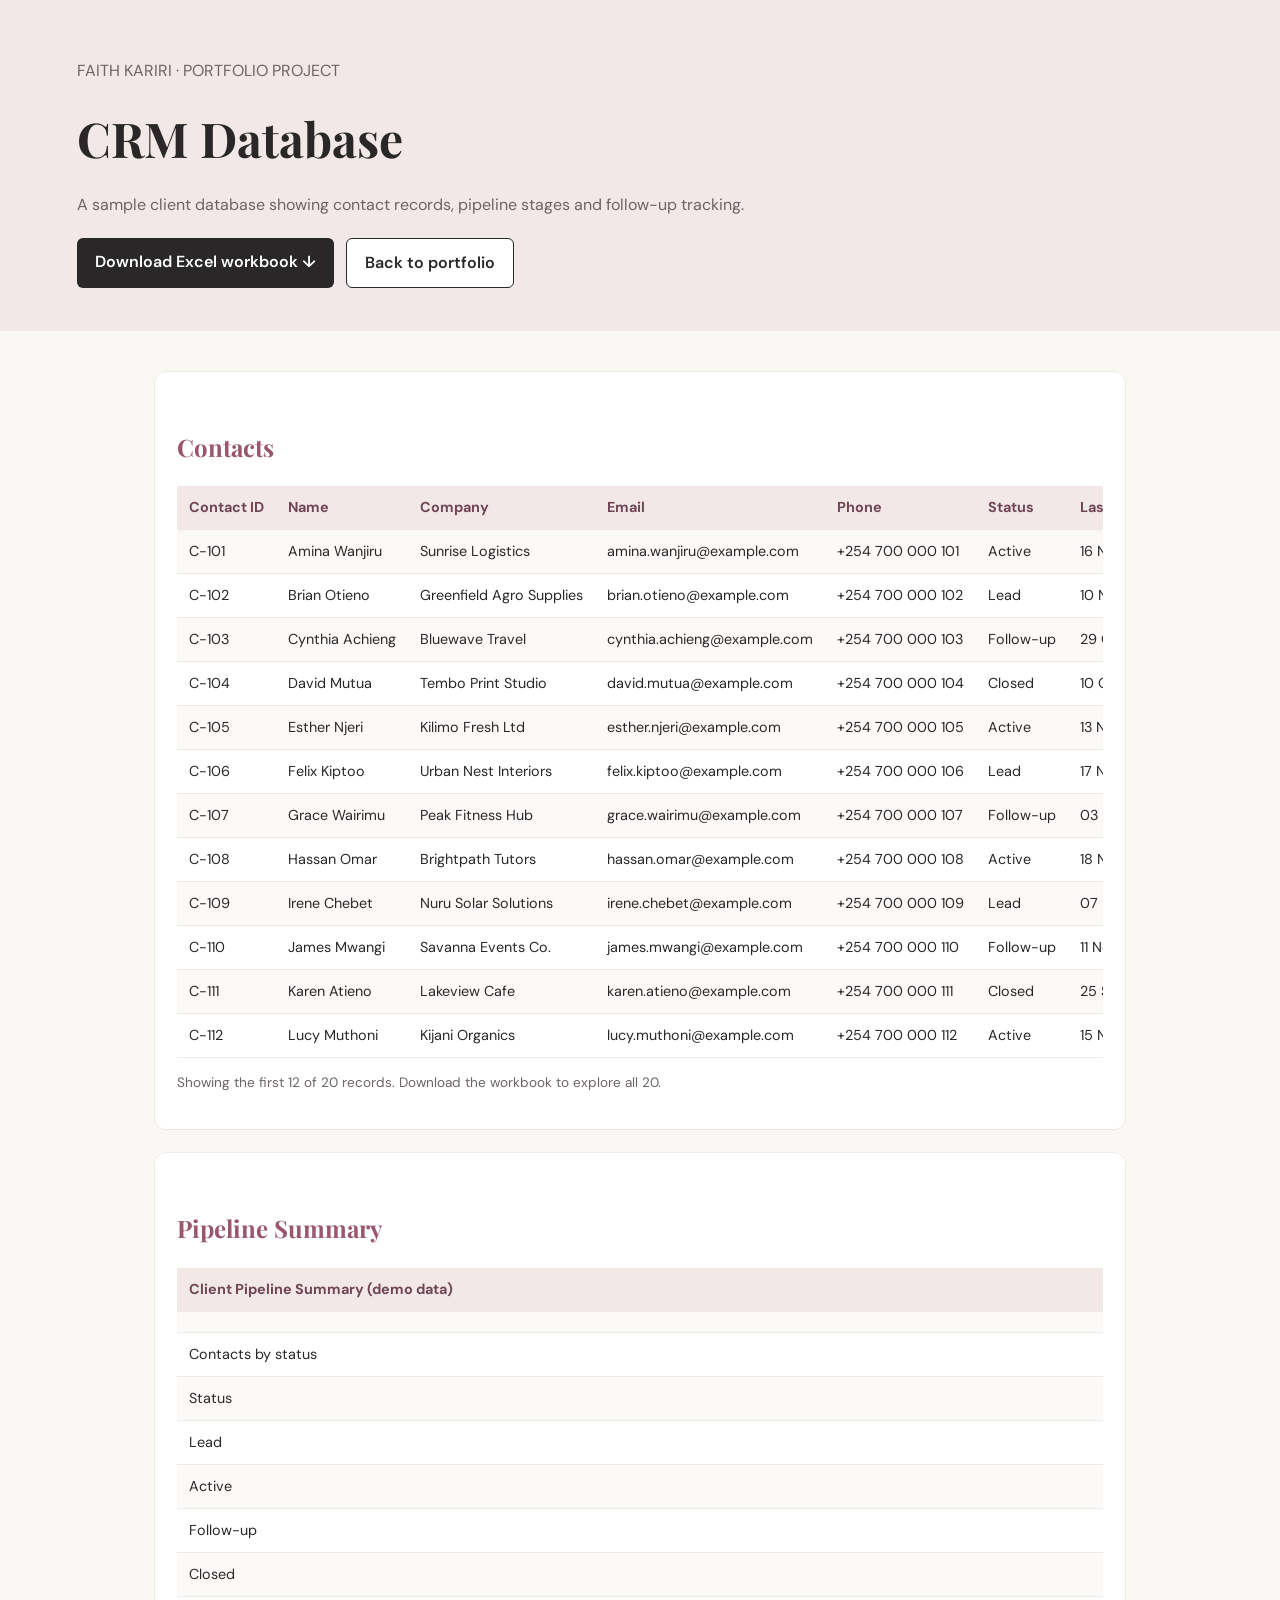
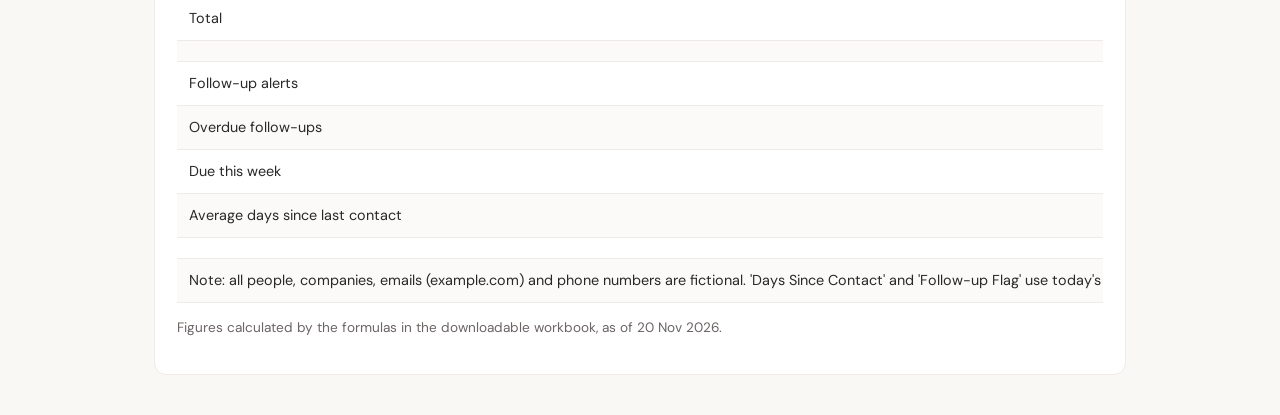
<file: crm-database-preview.html>
<!doctype html><html lang="en"><head><meta charset="utf-8"><meta name="viewport" content="width=device-width,initial-scale=1">
<title>CRM Database | Faith Kariri</title><link rel="preconnect" href="https://fonts.googleapis.com"><link href="https://fonts.googleapis.com/css2?family=DM+Sans:wght@400;500;600;700&family=Playfair+Display:wght@500;600;700&display=swap" rel="stylesheet">
<style>
*{box-sizing:border-box}body{margin:0;background:#faf8f5;color:#292727;font-family:'DM Sans',sans-serif;line-height:1.6}
header{background:#f3e8e8;padding:42px 6%;border-bottom:1px solid #eeeae6}main{max-width:1100px;margin:40px auto;padding:0 5%}
h1,h2{font-family:'Playfair Display',serif}h1{font-size:clamp(2rem,5vw,3rem);margin:0 0 8px}h2{color:#9a566b;margin-top:34px}
p{color:#6b6564}.actions{display:flex;gap:12px;flex-wrap:wrap;margin-top:20px}
a.button{display:inline-block;padding:11px 18px;border-radius:6px;background:#292727;color:white;text-decoration:none;font-weight:600}a.secondary{background:white;color:#292727;border:1px solid #292727}
section{background:white;padding:22px;border:1px solid #eeeae6;border-radius:12px;margin:22px 0}
.table-wrap{overflow-x:auto}table{border-collapse:collapse;width:100%;font-size:.9rem}th,td{padding:10px 12px;border-bottom:1px solid #eeeae6;text-align:left;white-space:nowrap}th{background:#f3e8e8;color:#704657}tr:nth-child(even) td{background:#fcfaf9}.muted{font-size:.85rem}
</style></head><body><header><p class="eyebrow">FAITH KARIRI · PORTFOLIO PROJECT</p><h1>CRM Database</h1><p>A sample client database showing contact records, pipeline stages and follow-up tracking.</p><div class="actions"><a class="button" href="crm-database.xlsx" download>Download Excel workbook ↓</a><a class="button secondary" href="../index.html#projects">Back to portfolio</a></div></header><main><section><h2>Contacts</h2><div class="table-wrap"><table><tr><th>Contact ID</th><th>Name</th><th>Company</th><th>Email</th><th>Phone</th><th>Status</th><th>Last Contact</th><th>Next Follow-up</th><th>Days Since Contact</th><th>Follow-up Flag</th><th>Notes</th></tr><tr><td>C-101</td><td>Amina Wanjiru</td><td>Sunrise Logistics</td><td>amina.wanjiru@example.com</td><td>+254 700 000 101</td><td>Active</td><td>16 Nov 2026</td><td>23 Nov 2026</td><td>4</td><td>Due this week</td><td>Weekly shipment schedule review</td></tr><tr><td>C-102</td><td>Brian Otieno</td><td>Greenfield Agro Supplies</td><td>brian.otieno@example.com</td><td>+254 700 000 102</td><td>Lead</td><td>10 Nov 2026</td><td>21 Nov 2026</td><td>10</td><td>Due this week</td><td>Asked for pricing on bulk orders</td></tr><tr><td>C-103</td><td>Cynthia Achieng</td><td>Bluewave Travel</td><td>cynthia.achieng@example.com</td><td>+254 700 000 103</td><td>Follow-up</td><td>29 Oct 2026</td><td>14 Nov 2026</td><td>22</td><td>Overdue</td><td>Awaiting signed quote</td></tr><tr><td>C-104</td><td>David Mutua</td><td>Tembo Print Studio</td><td>david.mutua@example.com</td><td>+254 700 000 104</td><td>Closed</td><td>10 Oct 2026</td><td></td><td>41</td><td>Closed</td><td>Project delivered, invoice paid</td></tr><tr><td>C-105</td><td>Esther Njeri</td><td>Kilimo Fresh Ltd</td><td>esther.njeri@example.com</td><td>+254 700 000 105</td><td>Active</td><td>13 Nov 2026</td><td>28 Nov 2026</td><td>7</td><td>Scheduled</td><td>Monthly bookkeeping support</td></tr><tr><td>C-106</td><td>Felix Kiptoo</td><td>Urban Nest Interiors</td><td>felix.kiptoo@example.com</td><td>+254 700 000 106</td><td>Lead</td><td>17 Nov 2026</td><td>24 Nov 2026</td><td>3</td><td>Due this week</td><td>Intro call booked</td></tr><tr><td>C-107</td><td>Grace Wairimu</td><td>Peak Fitness Hub</td><td>grace.wairimu@example.com</td><td>+254 700 000 107</td><td>Follow-up</td><td>03 Nov 2026</td><td>17 Nov 2026</td><td>17</td><td>Overdue</td><td>Needs calendar management proposal</td></tr><tr><td>C-108</td><td>Hassan Omar</td><td>Brightpath Tutors</td><td>hassan.omar@example.com</td><td>+254 700 000 108</td><td>Active</td><td>18 Nov 2026</td><td>03 Dec 2026</td><td>2</td><td>Scheduled</td><td>Managing student booking inbox</td></tr><tr><td>C-109</td><td>Irene Chebet</td><td>Nuru Solar Solutions</td><td>irene.chebet@example.com</td><td>+254 700 000 109</td><td>Lead</td><td>07 Nov 2026</td><td>15 Nov 2026</td><td>13</td><td>Overdue</td><td>Interested in data entry package</td></tr><tr><td>C-110</td><td>James Mwangi</td><td>Savanna Events Co.</td><td>james.mwangi@example.com</td><td>+254 700 000 110</td><td>Follow-up</td><td>11 Nov 2026</td><td>20 Nov 2026</td><td>9</td><td>Due this week</td><td>Waiting for event guest list</td></tr><tr><td>C-111</td><td>Karen Atieno</td><td>Lakeview Cafe</td><td>karen.atieno@example.com</td><td>+254 700 000 111</td><td>Closed</td><td>25 Sep 2026</td><td></td><td>56</td><td>Closed</td><td>One-off menu typing project</td></tr><tr><td>C-112</td><td>Lucy Muthoni</td><td>Kijani Organics</td><td>lucy.muthoni@example.com</td><td>+254 700 000 112</td><td>Active</td><td>15 Nov 2026</td><td>25 Nov 2026</td><td>5</td><td>Due this week</td><td>Customer database clean-up</td></tr></table></div><p class="muted">Showing the first 12 of 20 records. Download the workbook to explore all 20.</p></section><section><h2>Pipeline Summary</h2><div class="table-wrap"><table><tr><th>Client Pipeline Summary (demo data)</th><th></th></tr><tr><td></td><td></td></tr><tr><td>Contacts by status</td><td></td></tr><tr><td>Status</td><td>Contacts</td></tr><tr><td>Lead</td><td>6</td></tr><tr><td>Active</td><td>6</td></tr><tr><td>Follow-up</td><td>5</td></tr><tr><td>Closed</td><td>3</td></tr><tr><td>Total</td><td>20</td></tr><tr><td></td><td></td></tr><tr><td>Follow-up alerts</td><td></td></tr><tr><td>Overdue follow-ups</td><td>6</td></tr><tr><td>Due this week</td><td>7</td></tr><tr><td>Average days since last contact</td><td>14.35</td></tr><tr><td></td><td></td></tr><tr><td>Note: all people, companies, emails (example.com) and phone numbers are fictional. &#x27;Days Since Contact&#x27; and &#x27;Follow-up Flag&#x27; use today&#x27;s date, so they update each time the file opens.</td><td></td></tr></table></div><p class="muted">Figures calculated by the formulas in the downloadable workbook, as of 20 Nov 2026.</p></section></main></body></html>
</file>
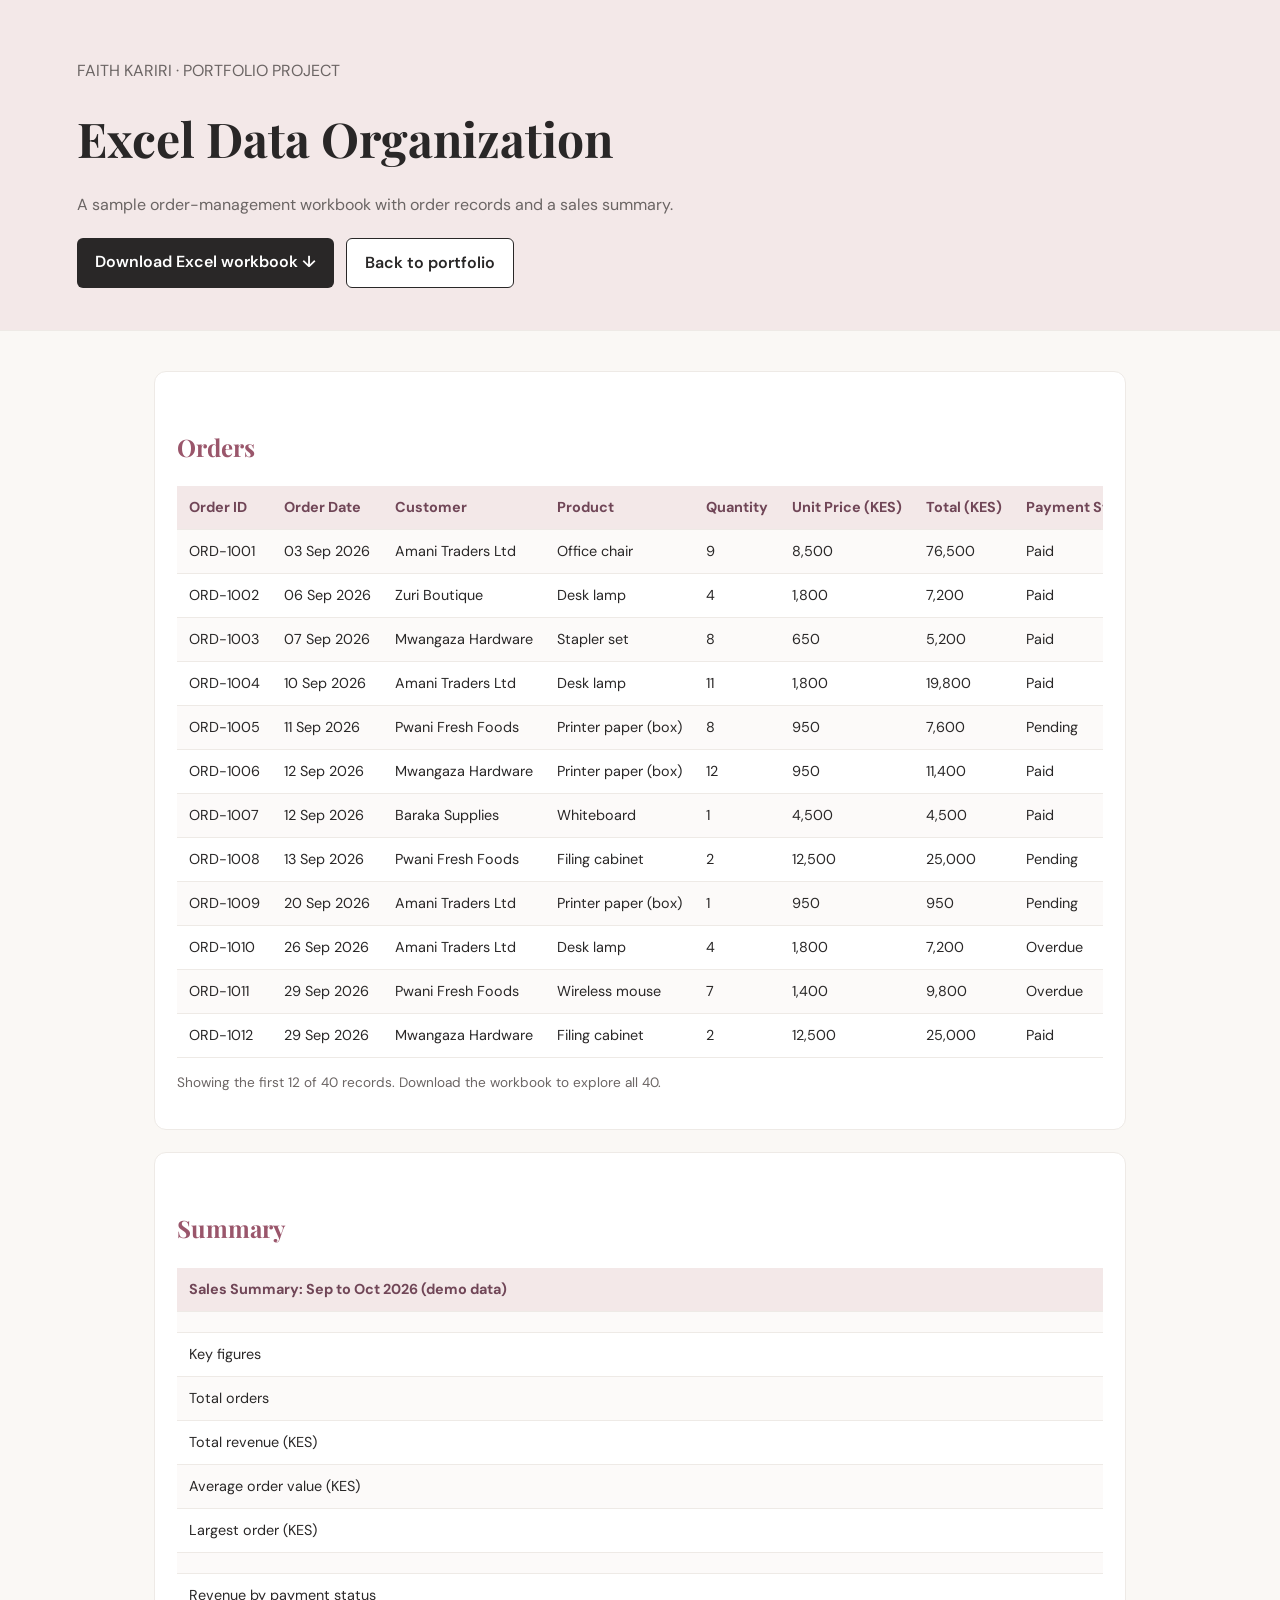
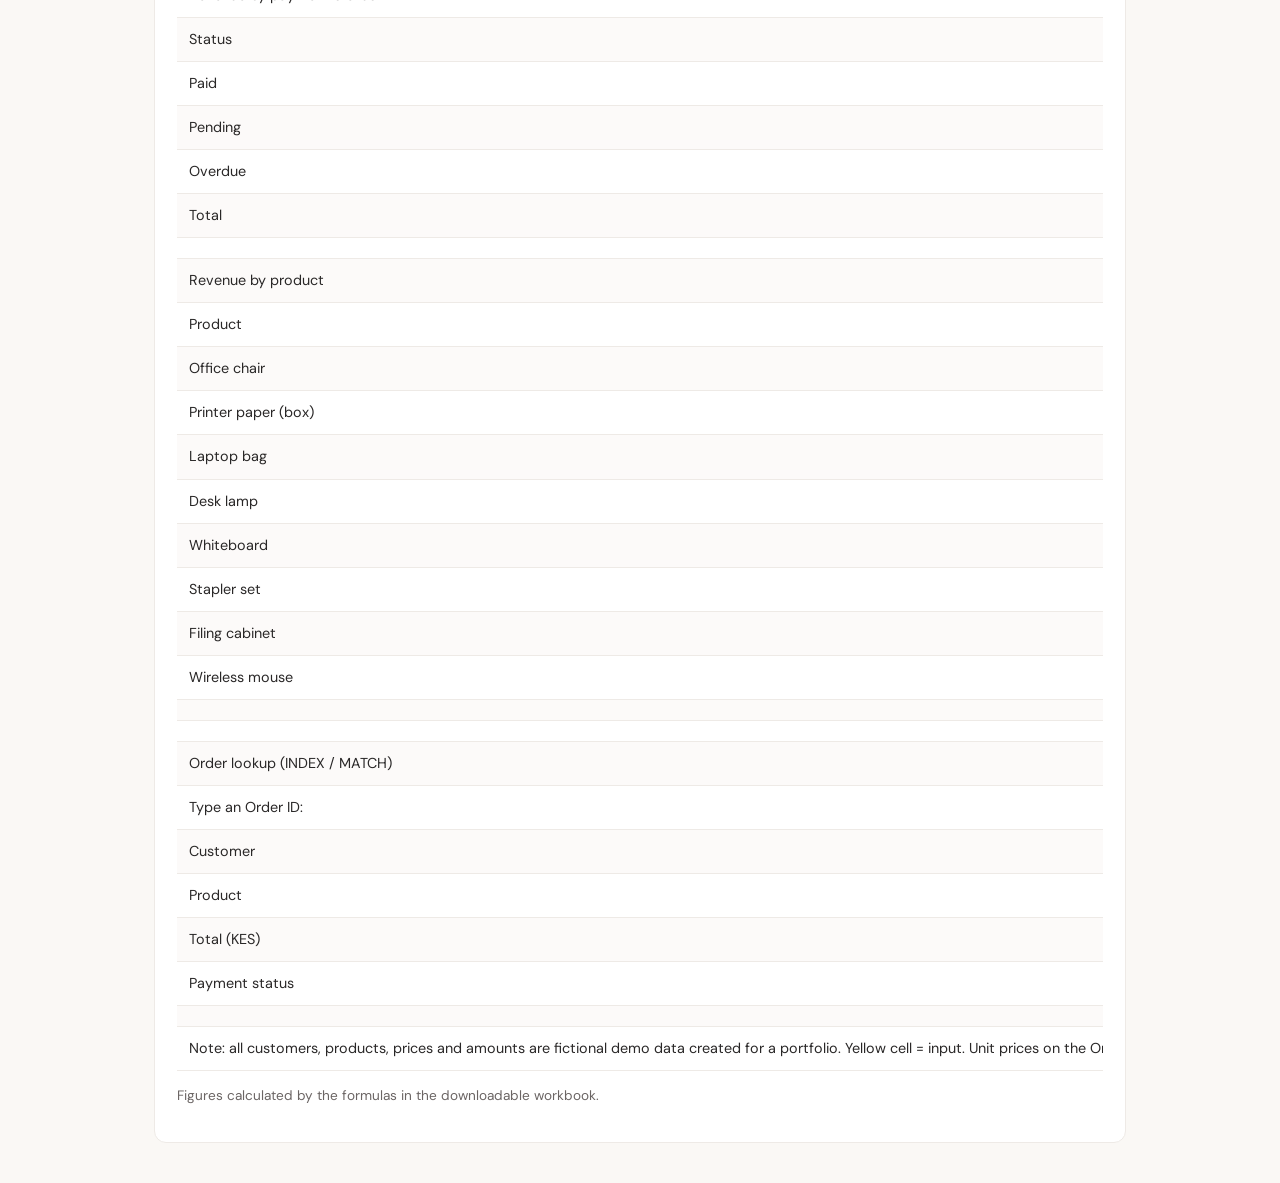
<file: excel-data-preview.html>
<!doctype html><html lang="en"><head><meta charset="utf-8"><meta name="viewport" content="width=device-width,initial-scale=1">
<title>Excel Data Organization | Faith Kariri</title><link rel="preconnect" href="https://fonts.googleapis.com"><link href="https://fonts.googleapis.com/css2?family=DM+Sans:wght@400;500;600;700&family=Playfair+Display:wght@500;600;700&display=swap" rel="stylesheet">
<style>
*{box-sizing:border-box}body{margin:0;background:#faf8f5;color:#292727;font-family:'DM Sans',sans-serif;line-height:1.6}
header{background:#f3e8e8;padding:42px 6%;border-bottom:1px solid #eeeae6}main{max-width:1100px;margin:40px auto;padding:0 5%}
h1,h2{font-family:'Playfair Display',serif}h1{font-size:clamp(2rem,5vw,3rem);margin:0 0 8px}h2{color:#9a566b;margin-top:34px}
p{color:#6b6564}.actions{display:flex;gap:12px;flex-wrap:wrap;margin-top:20px}
a.button{display:inline-block;padding:11px 18px;border-radius:6px;background:#292727;color:white;text-decoration:none;font-weight:600}a.secondary{background:white;color:#292727;border:1px solid #292727}
section{background:white;padding:22px;border:1px solid #eeeae6;border-radius:12px;margin:22px 0}
.table-wrap{overflow-x:auto}table{border-collapse:collapse;width:100%;font-size:.9rem}th,td{padding:10px 12px;border-bottom:1px solid #eeeae6;text-align:left;white-space:nowrap}th{background:#f3e8e8;color:#704657}tr:nth-child(even) td{background:#fcfaf9}.muted{font-size:.85rem}
</style></head><body><header><p class="eyebrow">FAITH KARIRI · PORTFOLIO PROJECT</p><h1>Excel Data Organization</h1><p>A sample order-management workbook with order records and a sales summary.</p><div class="actions"><a class="button" href="excel-data-organization.xlsx" download>Download Excel workbook ↓</a><a class="button secondary" href="../index.html#projects">Back to portfolio</a></div></header><main><section><h2>Orders</h2><div class="table-wrap"><table><tr><th>Order ID</th><th>Order Date</th><th>Customer</th><th>Product</th><th>Quantity</th><th>Unit Price (KES)</th><th>Total (KES)</th><th>Payment Status</th></tr><tr><td>ORD-1001</td><td>03 Sep 2026</td><td>Amani Traders Ltd</td><td>Office chair</td><td>9</td><td>8,500</td><td>76,500</td><td>Paid</td></tr><tr><td>ORD-1002</td><td>06 Sep 2026</td><td>Zuri Boutique</td><td>Desk lamp</td><td>4</td><td>1,800</td><td>7,200</td><td>Paid</td></tr><tr><td>ORD-1003</td><td>07 Sep 2026</td><td>Mwangaza Hardware</td><td>Stapler set</td><td>8</td><td>650</td><td>5,200</td><td>Paid</td></tr><tr><td>ORD-1004</td><td>10 Sep 2026</td><td>Amani Traders Ltd</td><td>Desk lamp</td><td>11</td><td>1,800</td><td>19,800</td><td>Paid</td></tr><tr><td>ORD-1005</td><td>11 Sep 2026</td><td>Pwani Fresh Foods</td><td>Printer paper (box)</td><td>8</td><td>950</td><td>7,600</td><td>Pending</td></tr><tr><td>ORD-1006</td><td>12 Sep 2026</td><td>Mwangaza Hardware</td><td>Printer paper (box)</td><td>12</td><td>950</td><td>11,400</td><td>Paid</td></tr><tr><td>ORD-1007</td><td>12 Sep 2026</td><td>Baraka Supplies</td><td>Whiteboard</td><td>1</td><td>4,500</td><td>4,500</td><td>Paid</td></tr><tr><td>ORD-1008</td><td>13 Sep 2026</td><td>Pwani Fresh Foods</td><td>Filing cabinet</td><td>2</td><td>12,500</td><td>25,000</td><td>Pending</td></tr><tr><td>ORD-1009</td><td>20 Sep 2026</td><td>Amani Traders Ltd</td><td>Printer paper (box)</td><td>1</td><td>950</td><td>950</td><td>Pending</td></tr><tr><td>ORD-1010</td><td>26 Sep 2026</td><td>Amani Traders Ltd</td><td>Desk lamp</td><td>4</td><td>1,800</td><td>7,200</td><td>Overdue</td></tr><tr><td>ORD-1011</td><td>29 Sep 2026</td><td>Pwani Fresh Foods</td><td>Wireless mouse</td><td>7</td><td>1,400</td><td>9,800</td><td>Overdue</td></tr><tr><td>ORD-1012</td><td>29 Sep 2026</td><td>Mwangaza Hardware</td><td>Filing cabinet</td><td>2</td><td>12,500</td><td>25,000</td><td>Paid</td></tr></table></div><p class="muted">Showing the first 12 of 40 records. Download the workbook to explore all 40.</p></section><section><h2>Summary</h2><div class="table-wrap"><table><tr><th>Sales Summary: Sep to Oct 2026 (demo data)</th><th></th><th></th><th></th></tr><tr><td></td><td></td><td></td><td></td></tr><tr><td>Key figures</td><td></td><td></td><td></td></tr><tr><td>Total orders</td><td>40</td><td></td><td></td></tr><tr><td>Total revenue (KES)</td><td>944,200</td><td></td><td></td></tr><tr><td>Average order value (KES)</td><td>23,605</td><td></td><td></td></tr><tr><td>Largest order (KES)</td><td>137,500</td><td></td><td></td></tr><tr><td></td><td></td><td></td><td></td></tr><tr><td>Revenue by payment status</td><td></td><td></td><td></td></tr><tr><td>Status</td><td>Orders</td><td>Revenue (KES)</td><td>% of revenue</td></tr><tr><td>Paid</td><td>26</td><td>628,500</td><td>67%</td></tr><tr><td>Pending</td><td>8</td><td>197,250</td><td>21%</td></tr><tr><td>Overdue</td><td>6</td><td>118,450</td><td>13%</td></tr><tr><td>Total</td><td>40</td><td>944,200</td><td>100%</td></tr><tr><td></td><td></td><td></td><td></td></tr><tr><td>Revenue by product</td><td></td><td></td><td></td></tr><tr><td>Product</td><td>Units sold</td><td>Revenue (KES)</td><td></td></tr><tr><td>Office chair</td><td>45</td><td>382,500</td><td></td></tr><tr><td>Printer paper (box)</td><td>44</td><td>41,800</td><td></td></tr><tr><td>Laptop bag</td><td>15</td><td>48,000</td><td></td></tr><tr><td>Desk lamp</td><td>42</td><td>75,600</td><td></td></tr><tr><td>Whiteboard</td><td>12</td><td>54,000</td><td></td></tr><tr><td>Stapler set</td><td>22</td><td>14,300</td><td></td></tr><tr><td>Filing cabinet</td><td>24</td><td>300,000</td><td></td></tr><tr><td>Wireless mouse</td><td>20</td><td>28,000</td><td></td></tr><tr><td></td><td></td><td></td><td></td></tr><tr><td></td><td></td><td></td><td></td></tr><tr><td>Order lookup (INDEX / MATCH)</td><td></td><td></td><td></td></tr><tr><td>Type an Order ID:</td><td>ORD-1007</td><td></td><td></td></tr><tr><td>Customer</td><td>Baraka Supplies</td><td></td><td></td></tr><tr><td>Product</td><td>Whiteboard</td><td></td><td></td></tr><tr><td>Total (KES)</td><td>4,500</td><td></td><td></td></tr><tr><td>Payment status</td><td>Paid</td><td></td><td></td></tr><tr><td></td><td></td><td></td><td></td></tr><tr><td>Note: all customers, products, prices and amounts are fictional demo data created for a portfolio. Yellow cell = input. Unit prices on the Orders sheet are typed-in sample values.</td><td></td><td></td><td></td></tr></table></div><p class="muted">Figures calculated by the formulas in the downloadable workbook.</p></section></main></body></html>
</file>
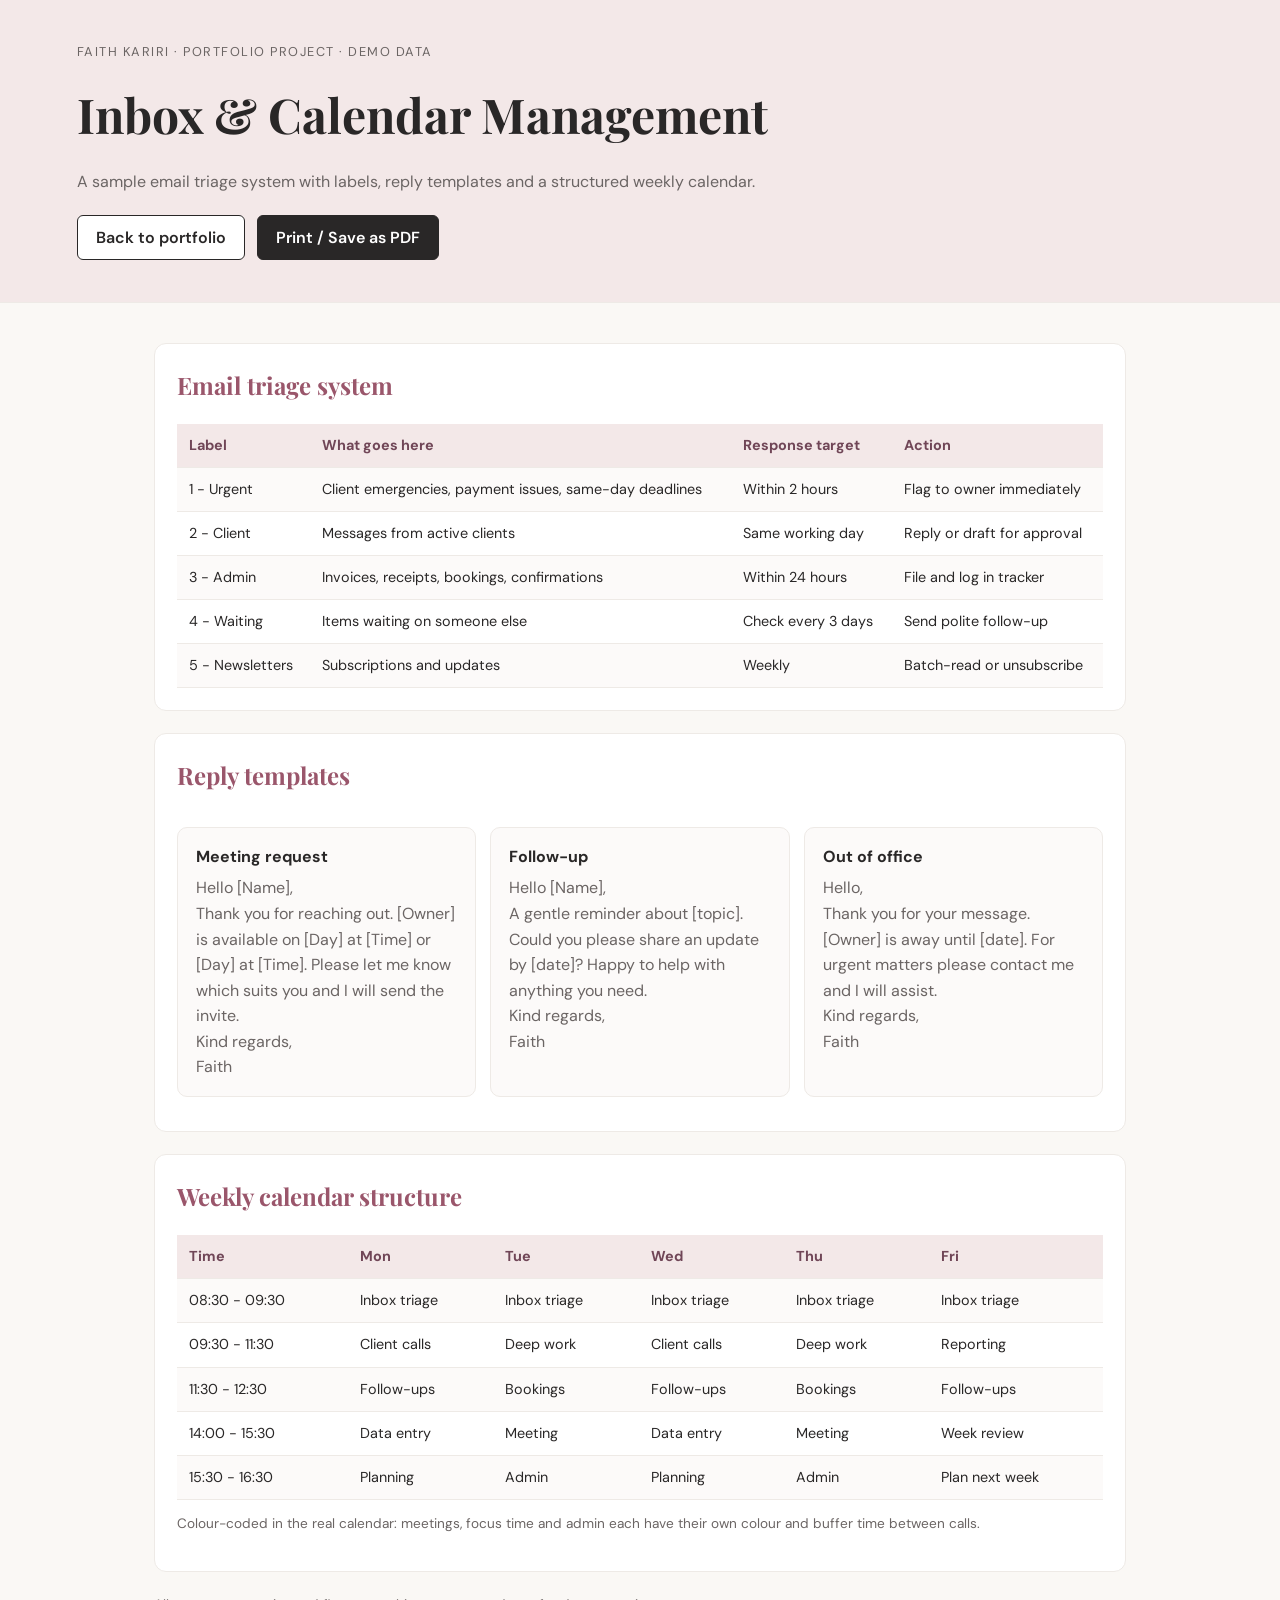
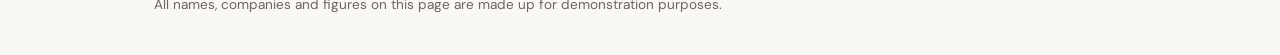
<file: inbox-calendar-preview.html>
<!doctype html><html lang="en"><head><meta charset="utf-8"><meta name="viewport" content="width=device-width,initial-scale=1">
<title>Inbox &amp; Calendar Management | Faith Kariri</title><link rel="preconnect" href="https://fonts.googleapis.com"><link href="https://fonts.googleapis.com/css2?family=DM+Sans:wght@400;500;600;700&family=Playfair+Display:wght@500;600;700&display=swap" rel="stylesheet">
<style>*{box-sizing:border-box}body{margin:0;background:#faf8f5;color:#292727;font-family:'DM Sans',system-ui,sans-serif;line-height:1.6}
header{background:#f3e8e8;padding:42px 6%;border-bottom:1px solid #eeeae6}main{max-width:1100px;margin:40px auto;padding:0 5%}
.eyebrow{font-size:.8rem;letter-spacing:1.5px;color:#6b6564;margin:0 0 14px}
h1,h2{font-family:'Playfair Display',Georgia,serif}h1{font-size:clamp(2rem,5vw,3rem);margin:0 0 8px}h2{color:#9a566b;margin-top:0}
p{color:#6b6564}.actions{display:flex;gap:12px;flex-wrap:wrap;margin-top:20px}
a.button,button.button{display:inline-block;padding:11px 18px;border-radius:6px;background:#292727;color:#fff;text-decoration:none;font:600 1rem 'DM Sans',sans-serif;border:1px solid #292727;cursor:pointer}a.secondary,button.secondary{background:#fff;color:#292727}
section{background:#fff;padding:22px;border:1px solid #eeeae6;border-radius:12px;margin:22px 0}
.table-wrap{overflow-x:auto}table{border-collapse:collapse;width:100%;font-size:.9rem}th,td{padding:10px 12px;border-bottom:1px solid #eeeae6;text-align:left;vertical-align:top}td{min-width:90px}th{background:#f3e8e8;color:#704657;white-space:nowrap}tr:nth-child(even) td{background:#fcfaf9}.muted{font-size:.85rem}
.pill{display:inline-block;padding:2px 10px;border-radius:999px;font-size:.78rem;font-weight:600;background:#f3e8e8;color:#704657;white-space:nowrap}.pill.ok{background:#e4efe6;color:#35603f}.pill.warn{background:#fbefd9;color:#80581a}.pill.todo{background:#e6e9f4;color:#44507f}
.card{border:1px solid #eeeae6;border-radius:10px;padding:16px 18px;margin:12px 0;background:#fcfaf9}.card h3{margin:0 0 6px;font-size:1rem}.card p{margin:0;white-space:pre-line}
.grid{display:grid;grid-template-columns:repeat(auto-fit,minmax(220px,1fr));gap:14px}
@media (prefers-color-scheme:dark){body{background:#1b1919;color:#f4efec}header{background:#2d2527;border-color:#3a3434}p,.eyebrow{color:#b4aaa8}h2{color:#eab0bf}section{background:#252222;border-color:#3a3434}th,td{border-color:#3a3434}th{background:#2d2527;color:#eab0bf}tr:nth-child(even) td{background:#2a2727}a.button,button.button{background:#f4efec;color:#1b1919;border-color:#f4efec}a.secondary,button.secondary{background:transparent;color:#f4efec}.card{background:#2a2727;border-color:#3a3434}.pill{background:#3a2a2f;color:#eab0bf}.pill.ok{background:#243229;color:#a8d2b3}.pill.warn{background:#3a3024;color:#f0cf95}.pill.todo{background:#2a2e45;color:#b8c2f0}}
@media print{header{background:none}.actions{display:none}section{break-inside:avoid}}</style></head><body><header><p class="eyebrow">FAITH KARIRI · PORTFOLIO PROJECT · DEMO DATA</p><h1>Inbox &amp; Calendar Management</h1><p>A sample email triage system with labels, reply templates and a structured weekly calendar.</p><div class="actions"><a class="button secondary" href="../index.html#projects">Back to portfolio</a><button class="button" type="button" onclick="window.print()">Print / Save as PDF</button></div></header><main><section><h2>Email triage system</h2><div class="table-wrap"><table><tr><th>Label</th><th>What goes here</th><th>Response target</th><th>Action</th></tr><tr><td>1 - Urgent</td><td>Client emergencies, payment issues, same-day deadlines</td><td>Within 2 hours</td><td>Flag to owner immediately</td></tr><tr><td>2 - Client</td><td>Messages from active clients</td><td>Same working day</td><td>Reply or draft for approval</td></tr><tr><td>3 - Admin</td><td>Invoices, receipts, bookings, confirmations</td><td>Within 24 hours</td><td>File and log in tracker</td></tr><tr><td>4 - Waiting</td><td>Items waiting on someone else</td><td>Check every 3 days</td><td>Send polite follow-up</td></tr><tr><td>5 - Newsletters</td><td>Subscriptions and updates</td><td>Weekly</td><td>Batch-read or unsubscribe</td></tr></table></div></section><section><h2>Reply templates</h2><div class="grid"><div class="card"><h3>Meeting request</h3><p>Hello [Name],
Thank you for reaching out. [Owner] is available on [Day] at [Time] or [Day] at [Time]. Please let me know which suits you and I will send the invite.
Kind regards,
Faith</p></div><div class="card"><h3>Follow-up</h3><p>Hello [Name],
A gentle reminder about [topic]. Could you please share an update by [date]? Happy to help with anything you need.
Kind regards,
Faith</p></div><div class="card"><h3>Out of office</h3><p>Hello,
Thank you for your message. [Owner] is away until [date]. For urgent matters please contact me and I will assist.
Kind regards,
Faith</p></div></div></section><section><h2>Weekly calendar structure</h2><div class="table-wrap"><table><tr><th>Time</th><th>Mon</th><th>Tue</th><th>Wed</th><th>Thu</th><th>Fri</th></tr><tr><td>08:30 - 09:30</td><td>Inbox triage</td><td>Inbox triage</td><td>Inbox triage</td><td>Inbox triage</td><td>Inbox triage</td></tr><tr><td>09:30 - 11:30</td><td>Client calls</td><td>Deep work</td><td>Client calls</td><td>Deep work</td><td>Reporting</td></tr><tr><td>11:30 - 12:30</td><td>Follow-ups</td><td>Bookings</td><td>Follow-ups</td><td>Bookings</td><td>Follow-ups</td></tr><tr><td>14:00 - 15:30</td><td>Data entry</td><td>Meeting</td><td>Data entry</td><td>Meeting</td><td>Week review</td></tr><tr><td>15:30 - 16:30</td><td>Planning</td><td>Admin</td><td>Planning</td><td>Admin</td><td>Plan next week</td></tr></table></div><p class="muted">Colour-coded in the real calendar: meetings, focus time and admin each have their own colour and buffer time between calls.</p></section><p class="muted">All names, companies and figures on this page are made up for demonstration purposes.</p></main></body></html>
</file>
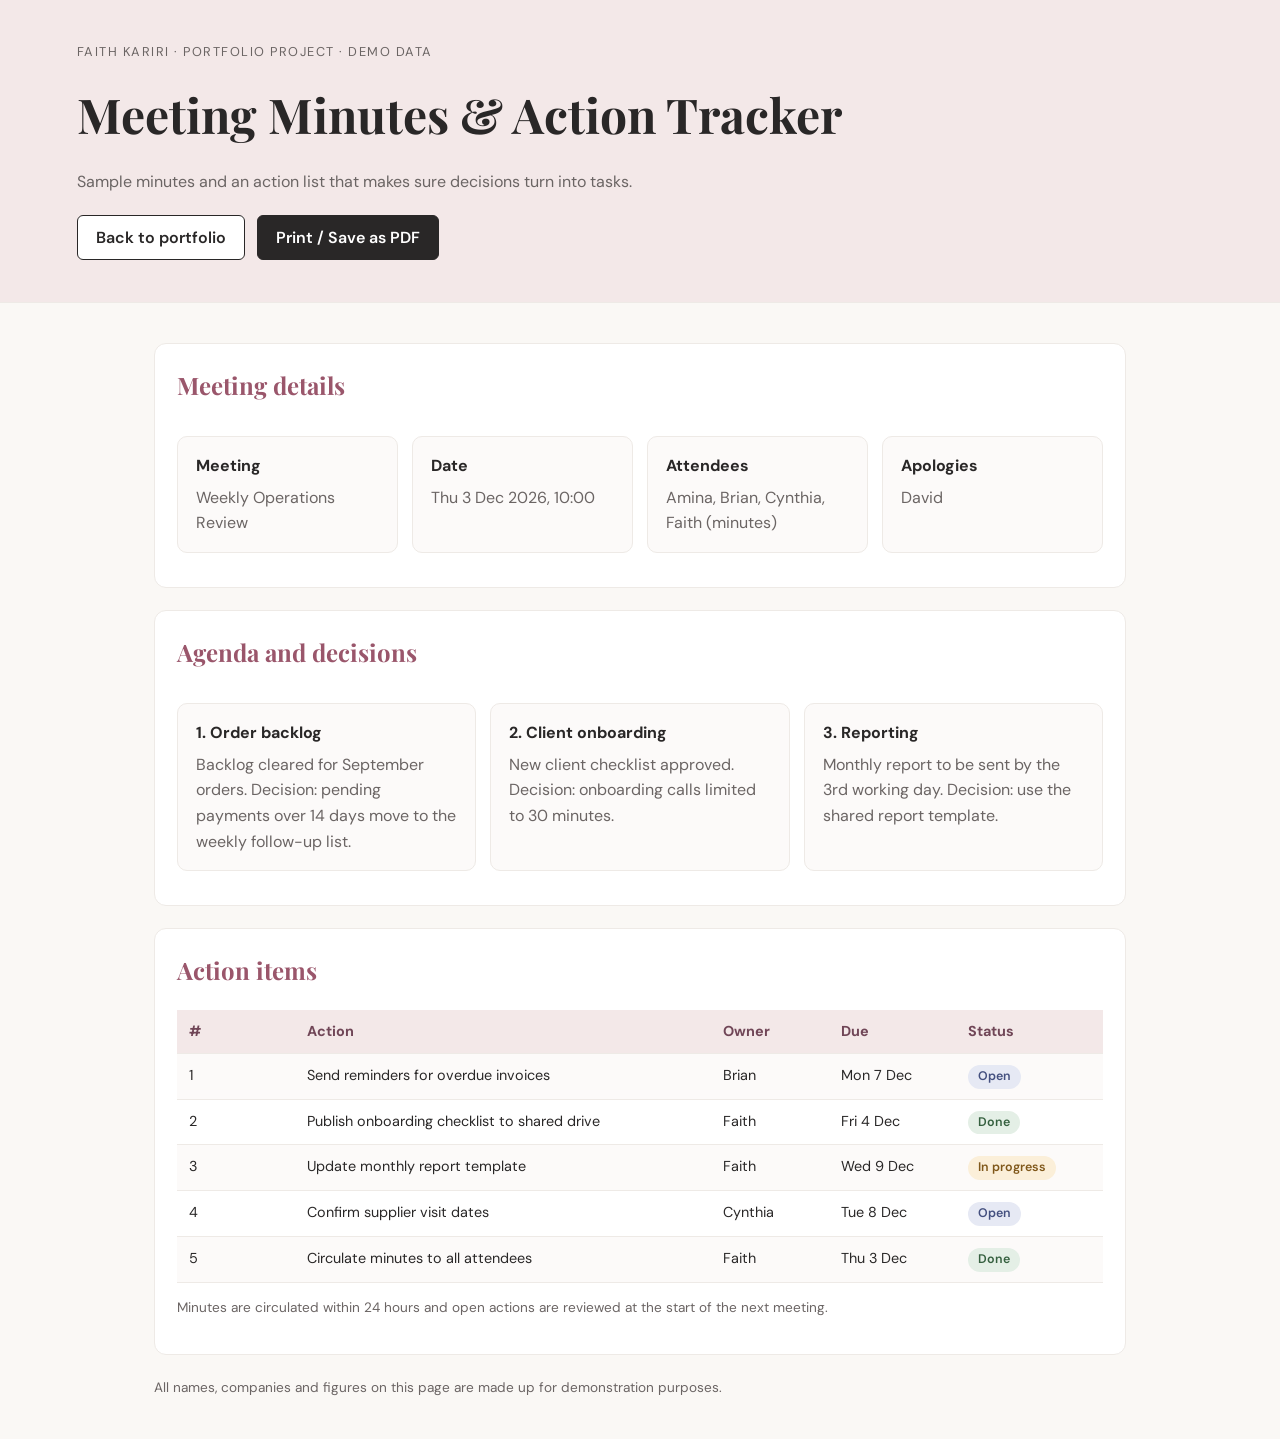
<file: meeting-minutes-preview.html>
<!doctype html><html lang="en"><head><meta charset="utf-8"><meta name="viewport" content="width=device-width,initial-scale=1">
<title>Meeting Minutes &amp; Action Tracker | Faith Kariri</title><link rel="preconnect" href="https://fonts.googleapis.com"><link href="https://fonts.googleapis.com/css2?family=DM+Sans:wght@400;500;600;700&family=Playfair+Display:wght@500;600;700&display=swap" rel="stylesheet">
<style>*{box-sizing:border-box}body{margin:0;background:#faf8f5;color:#292727;font-family:'DM Sans',system-ui,sans-serif;line-height:1.6}
header{background:#f3e8e8;padding:42px 6%;border-bottom:1px solid #eeeae6}main{max-width:1100px;margin:40px auto;padding:0 5%}
.eyebrow{font-size:.8rem;letter-spacing:1.5px;color:#6b6564;margin:0 0 14px}
h1,h2{font-family:'Playfair Display',Georgia,serif}h1{font-size:clamp(2rem,5vw,3rem);margin:0 0 8px}h2{color:#9a566b;margin-top:0}
p{color:#6b6564}.actions{display:flex;gap:12px;flex-wrap:wrap;margin-top:20px}
a.button,button.button{display:inline-block;padding:11px 18px;border-radius:6px;background:#292727;color:#fff;text-decoration:none;font:600 1rem 'DM Sans',sans-serif;border:1px solid #292727;cursor:pointer}a.secondary,button.secondary{background:#fff;color:#292727}
section{background:#fff;padding:22px;border:1px solid #eeeae6;border-radius:12px;margin:22px 0}
.table-wrap{overflow-x:auto}table{border-collapse:collapse;width:100%;font-size:.9rem}th,td{padding:10px 12px;border-bottom:1px solid #eeeae6;text-align:left;vertical-align:top}td{min-width:90px}th{background:#f3e8e8;color:#704657;white-space:nowrap}tr:nth-child(even) td{background:#fcfaf9}.muted{font-size:.85rem}
.pill{display:inline-block;padding:2px 10px;border-radius:999px;font-size:.78rem;font-weight:600;background:#f3e8e8;color:#704657;white-space:nowrap}.pill.ok{background:#e4efe6;color:#35603f}.pill.warn{background:#fbefd9;color:#80581a}.pill.todo{background:#e6e9f4;color:#44507f}
.card{border:1px solid #eeeae6;border-radius:10px;padding:16px 18px;margin:12px 0;background:#fcfaf9}.card h3{margin:0 0 6px;font-size:1rem}.card p{margin:0;white-space:pre-line}
.grid{display:grid;grid-template-columns:repeat(auto-fit,minmax(220px,1fr));gap:14px}
@media (prefers-color-scheme:dark){body{background:#1b1919;color:#f4efec}header{background:#2d2527;border-color:#3a3434}p,.eyebrow{color:#b4aaa8}h2{color:#eab0bf}section{background:#252222;border-color:#3a3434}th,td{border-color:#3a3434}th{background:#2d2527;color:#eab0bf}tr:nth-child(even) td{background:#2a2727}a.button,button.button{background:#f4efec;color:#1b1919;border-color:#f4efec}a.secondary,button.secondary{background:transparent;color:#f4efec}.card{background:#2a2727;border-color:#3a3434}.pill{background:#3a2a2f;color:#eab0bf}.pill.ok{background:#243229;color:#a8d2b3}.pill.warn{background:#3a3024;color:#f0cf95}.pill.todo{background:#2a2e45;color:#b8c2f0}}
@media print{header{background:none}.actions{display:none}section{break-inside:avoid}}</style></head><body><header><p class="eyebrow">FAITH KARIRI · PORTFOLIO PROJECT · DEMO DATA</p><h1>Meeting Minutes &amp; Action Tracker</h1><p>Sample minutes and an action list that makes sure decisions turn into tasks.</p><div class="actions"><a class="button secondary" href="../index.html#projects">Back to portfolio</a><button class="button" type="button" onclick="window.print()">Print / Save as PDF</button></div></header><main><section><h2>Meeting details</h2><div class="grid"><div class="card"><h3>Meeting</h3><p>Weekly Operations Review</p></div><div class="card"><h3>Date</h3><p>Thu 3 Dec 2026, 10:00</p></div><div class="card"><h3>Attendees</h3><p>Amina, Brian, Cynthia, Faith (minutes)</p></div><div class="card"><h3>Apologies</h3><p>David</p></div></div></section><section><h2>Agenda and decisions</h2><div class="grid"><div class="card"><h3>1. Order backlog</h3><p>Backlog cleared for September orders. Decision: pending payments over 14 days move to the weekly follow-up list.</p></div><div class="card"><h3>2. Client onboarding</h3><p>New client checklist approved. Decision: onboarding calls limited to 30 minutes.</p></div><div class="card"><h3>3. Reporting</h3><p>Monthly report to be sent by the 3rd working day. Decision: use the shared report template.</p></div></div></section><section><h2>Action items</h2><div class="table-wrap"><table><tr><th>#</th><th>Action</th><th>Owner</th><th>Due</th><th>Status</th></tr><tr><td>1</td><td>Send reminders for overdue invoices</td><td>Brian</td><td>Mon 7 Dec</td><td><span class="pill todo">Open</span></td></tr><tr><td>2</td><td>Publish onboarding checklist to shared drive</td><td>Faith</td><td>Fri 4 Dec</td><td><span class="pill ok">Done</span></td></tr><tr><td>3</td><td>Update monthly report template</td><td>Faith</td><td>Wed 9 Dec</td><td><span class="pill warn">In progress</span></td></tr><tr><td>4</td><td>Confirm supplier visit dates</td><td>Cynthia</td><td>Tue 8 Dec</td><td><span class="pill todo">Open</span></td></tr><tr><td>5</td><td>Circulate minutes to all attendees</td><td>Faith</td><td>Thu 3 Dec</td><td><span class="pill ok">Done</span></td></tr></table></div><p class="muted">Minutes are circulated within 24 hours and open actions are reviewed at the start of the next meeting.</p></section><p class="muted">All names, companies and figures on this page are made up for demonstration purposes.</p></main></body></html>
</file>
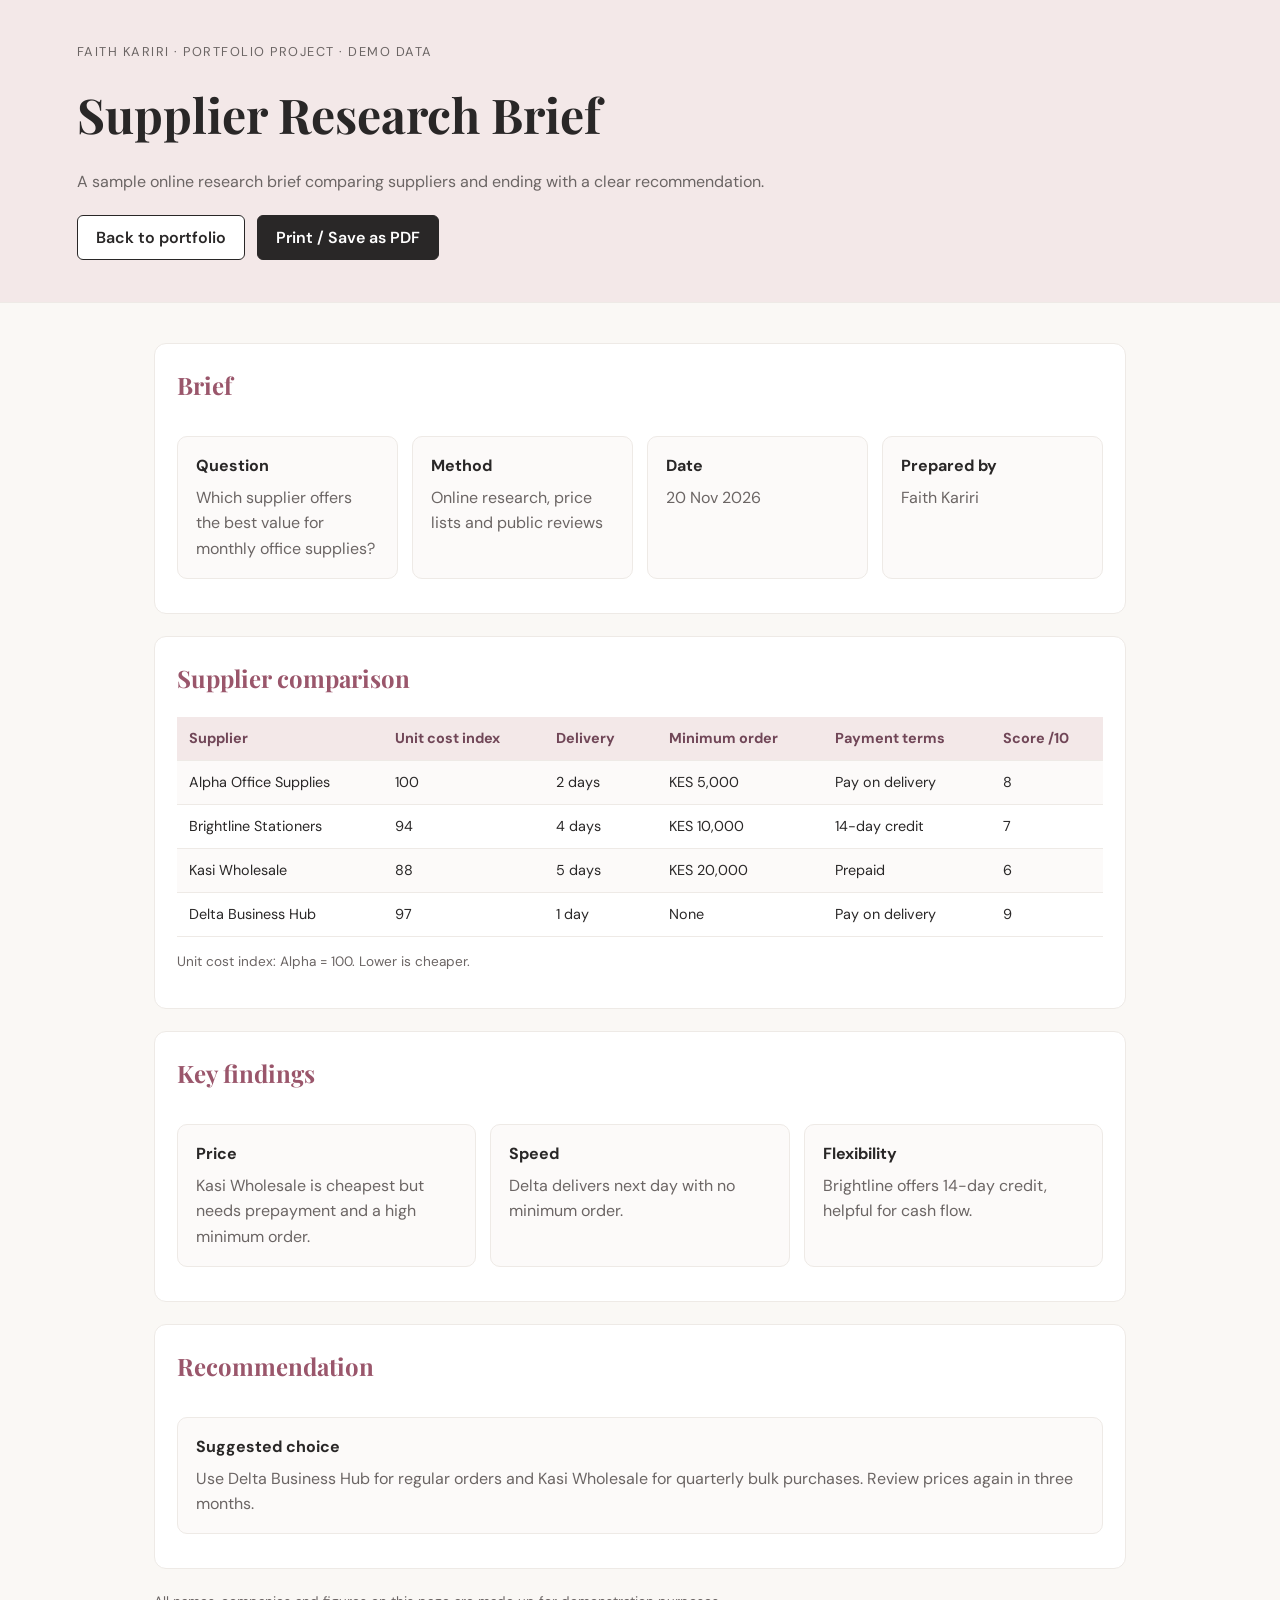
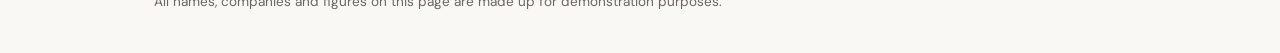
<file: research-brief-preview.html>
<!doctype html><html lang="en"><head><meta charset="utf-8"><meta name="viewport" content="width=device-width,initial-scale=1">
<title>Supplier Research Brief | Faith Kariri</title><link rel="preconnect" href="https://fonts.googleapis.com"><link href="https://fonts.googleapis.com/css2?family=DM+Sans:wght@400;500;600;700&family=Playfair+Display:wght@500;600;700&display=swap" rel="stylesheet">
<style>*{box-sizing:border-box}body{margin:0;background:#faf8f5;color:#292727;font-family:'DM Sans',system-ui,sans-serif;line-height:1.6}
header{background:#f3e8e8;padding:42px 6%;border-bottom:1px solid #eeeae6}main{max-width:1100px;margin:40px auto;padding:0 5%}
.eyebrow{font-size:.8rem;letter-spacing:1.5px;color:#6b6564;margin:0 0 14px}
h1,h2{font-family:'Playfair Display',Georgia,serif}h1{font-size:clamp(2rem,5vw,3rem);margin:0 0 8px}h2{color:#9a566b;margin-top:0}
p{color:#6b6564}.actions{display:flex;gap:12px;flex-wrap:wrap;margin-top:20px}
a.button,button.button{display:inline-block;padding:11px 18px;border-radius:6px;background:#292727;color:#fff;text-decoration:none;font:600 1rem 'DM Sans',sans-serif;border:1px solid #292727;cursor:pointer}a.secondary,button.secondary{background:#fff;color:#292727}
section{background:#fff;padding:22px;border:1px solid #eeeae6;border-radius:12px;margin:22px 0}
.table-wrap{overflow-x:auto}table{border-collapse:collapse;width:100%;font-size:.9rem}th,td{padding:10px 12px;border-bottom:1px solid #eeeae6;text-align:left;vertical-align:top}td{min-width:90px}th{background:#f3e8e8;color:#704657;white-space:nowrap}tr:nth-child(even) td{background:#fcfaf9}.muted{font-size:.85rem}
.pill{display:inline-block;padding:2px 10px;border-radius:999px;font-size:.78rem;font-weight:600;background:#f3e8e8;color:#704657;white-space:nowrap}.pill.ok{background:#e4efe6;color:#35603f}.pill.warn{background:#fbefd9;color:#80581a}.pill.todo{background:#e6e9f4;color:#44507f}
.card{border:1px solid #eeeae6;border-radius:10px;padding:16px 18px;margin:12px 0;background:#fcfaf9}.card h3{margin:0 0 6px;font-size:1rem}.card p{margin:0;white-space:pre-line}
.grid{display:grid;grid-template-columns:repeat(auto-fit,minmax(220px,1fr));gap:14px}
@media (prefers-color-scheme:dark){body{background:#1b1919;color:#f4efec}header{background:#2d2527;border-color:#3a3434}p,.eyebrow{color:#b4aaa8}h2{color:#eab0bf}section{background:#252222;border-color:#3a3434}th,td{border-color:#3a3434}th{background:#2d2527;color:#eab0bf}tr:nth-child(even) td{background:#2a2727}a.button,button.button{background:#f4efec;color:#1b1919;border-color:#f4efec}a.secondary,button.secondary{background:transparent;color:#f4efec}.card{background:#2a2727;border-color:#3a3434}.pill{background:#3a2a2f;color:#eab0bf}.pill.ok{background:#243229;color:#a8d2b3}.pill.warn{background:#3a3024;color:#f0cf95}.pill.todo{background:#2a2e45;color:#b8c2f0}}
@media print{header{background:none}.actions{display:none}section{break-inside:avoid}}</style></head><body><header><p class="eyebrow">FAITH KARIRI · PORTFOLIO PROJECT · DEMO DATA</p><h1>Supplier Research Brief</h1><p>A sample online research brief comparing suppliers and ending with a clear recommendation.</p><div class="actions"><a class="button secondary" href="../index.html#projects">Back to portfolio</a><button class="button" type="button" onclick="window.print()">Print / Save as PDF</button></div></header><main><section><h2>Brief</h2><div class="grid"><div class="card"><h3>Question</h3><p>Which supplier offers the best value for monthly office supplies?</p></div><div class="card"><h3>Method</h3><p>Online research, price lists and public reviews</p></div><div class="card"><h3>Date</h3><p>20 Nov 2026</p></div><div class="card"><h3>Prepared by</h3><p>Faith Kariri</p></div></div></section><section><h2>Supplier comparison</h2><div class="table-wrap"><table><tr><th>Supplier</th><th>Unit cost index</th><th>Delivery</th><th>Minimum order</th><th>Payment terms</th><th>Score /10</th></tr><tr><td>Alpha Office Supplies</td><td>100</td><td>2 days</td><td>KES 5,000</td><td>Pay on delivery</td><td>8</td></tr><tr><td>Brightline Stationers</td><td>94</td><td>4 days</td><td>KES 10,000</td><td>14-day credit</td><td>7</td></tr><tr><td>Kasi Wholesale</td><td>88</td><td>5 days</td><td>KES 20,000</td><td>Prepaid</td><td>6</td></tr><tr><td>Delta Business Hub</td><td>97</td><td>1 day</td><td>None</td><td>Pay on delivery</td><td>9</td></tr></table></div><p class="muted">Unit cost index: Alpha = 100. Lower is cheaper.</p></section><section><h2>Key findings</h2><div class="grid"><div class="card"><h3>Price</h3><p>Kasi Wholesale is cheapest but needs prepayment and a high minimum order.</p></div><div class="card"><h3>Speed</h3><p>Delta delivers next day with no minimum order.</p></div><div class="card"><h3>Flexibility</h3><p>Brightline offers 14-day credit, helpful for cash flow.</p></div></div></section><section><h2>Recommendation</h2><div class="grid"><div class="card"><h3>Suggested choice</h3><p>Use Delta Business Hub for regular orders and Kasi Wholesale for quarterly bulk purchases. Review prices again in three months.</p></div></div></section><p class="muted">All names, companies and figures on this page are made up for demonstration purposes.</p></main></body></html>
</file>
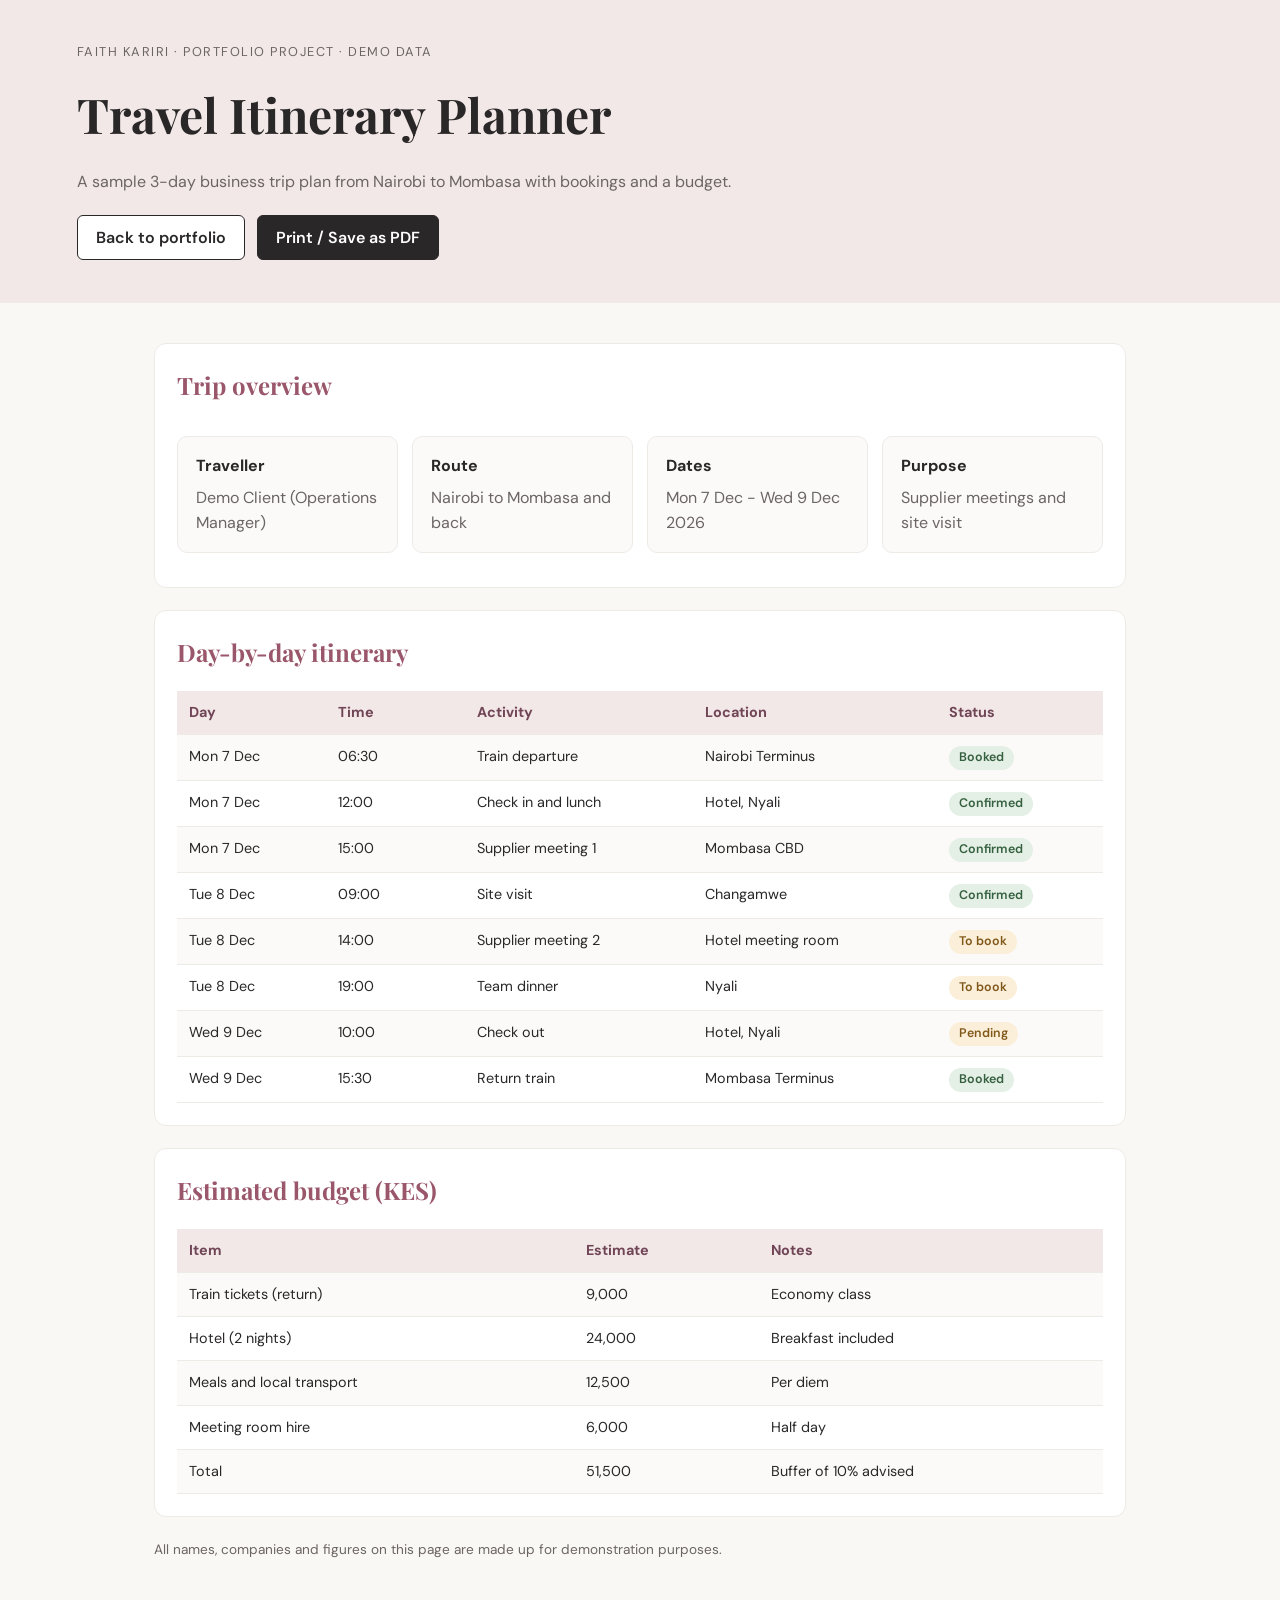
<file: travel-itinerary-preview.html>
<!doctype html><html lang="en"><head><meta charset="utf-8"><meta name="viewport" content="width=device-width,initial-scale=1">
<title>Travel Itinerary Planner | Faith Kariri</title><link rel="preconnect" href="https://fonts.googleapis.com"><link href="https://fonts.googleapis.com/css2?family=DM+Sans:wght@400;500;600;700&family=Playfair+Display:wght@500;600;700&display=swap" rel="stylesheet">
<style>*{box-sizing:border-box}body{margin:0;background:#faf8f5;color:#292727;font-family:'DM Sans',system-ui,sans-serif;line-height:1.6}
header{background:#f3e8e8;padding:42px 6%;border-bottom:1px solid #eeeae6}main{max-width:1100px;margin:40px auto;padding:0 5%}
.eyebrow{font-size:.8rem;letter-spacing:1.5px;color:#6b6564;margin:0 0 14px}
h1,h2{font-family:'Playfair Display',Georgia,serif}h1{font-size:clamp(2rem,5vw,3rem);margin:0 0 8px}h2{color:#9a566b;margin-top:0}
p{color:#6b6564}.actions{display:flex;gap:12px;flex-wrap:wrap;margin-top:20px}
a.button,button.button{display:inline-block;padding:11px 18px;border-radius:6px;background:#292727;color:#fff;text-decoration:none;font:600 1rem 'DM Sans',sans-serif;border:1px solid #292727;cursor:pointer}a.secondary,button.secondary{background:#fff;color:#292727}
section{background:#fff;padding:22px;border:1px solid #eeeae6;border-radius:12px;margin:22px 0}
.table-wrap{overflow-x:auto}table{border-collapse:collapse;width:100%;font-size:.9rem}th,td{padding:10px 12px;border-bottom:1px solid #eeeae6;text-align:left;vertical-align:top}td{min-width:90px}th{background:#f3e8e8;color:#704657;white-space:nowrap}tr:nth-child(even) td{background:#fcfaf9}.muted{font-size:.85rem}
.pill{display:inline-block;padding:2px 10px;border-radius:999px;font-size:.78rem;font-weight:600;background:#f3e8e8;color:#704657;white-space:nowrap}.pill.ok{background:#e4efe6;color:#35603f}.pill.warn{background:#fbefd9;color:#80581a}.pill.todo{background:#e6e9f4;color:#44507f}
.card{border:1px solid #eeeae6;border-radius:10px;padding:16px 18px;margin:12px 0;background:#fcfaf9}.card h3{margin:0 0 6px;font-size:1rem}.card p{margin:0;white-space:pre-line}
.grid{display:grid;grid-template-columns:repeat(auto-fit,minmax(220px,1fr));gap:14px}
@media (prefers-color-scheme:dark){body{background:#1b1919;color:#f4efec}header{background:#2d2527;border-color:#3a3434}p,.eyebrow{color:#b4aaa8}h2{color:#eab0bf}section{background:#252222;border-color:#3a3434}th,td{border-color:#3a3434}th{background:#2d2527;color:#eab0bf}tr:nth-child(even) td{background:#2a2727}a.button,button.button{background:#f4efec;color:#1b1919;border-color:#f4efec}a.secondary,button.secondary{background:transparent;color:#f4efec}.card{background:#2a2727;border-color:#3a3434}.pill{background:#3a2a2f;color:#eab0bf}.pill.ok{background:#243229;color:#a8d2b3}.pill.warn{background:#3a3024;color:#f0cf95}.pill.todo{background:#2a2e45;color:#b8c2f0}}
@media print{header{background:none}.actions{display:none}section{break-inside:avoid}}</style></head><body><header><p class="eyebrow">FAITH KARIRI · PORTFOLIO PROJECT · DEMO DATA</p><h1>Travel Itinerary Planner</h1><p>A sample 3-day business trip plan from Nairobi to Mombasa with bookings and a budget.</p><div class="actions"><a class="button secondary" href="../index.html#projects">Back to portfolio</a><button class="button" type="button" onclick="window.print()">Print / Save as PDF</button></div></header><main><section><h2>Trip overview</h2><div class="grid"><div class="card"><h3>Traveller</h3><p>Demo Client (Operations Manager)</p></div><div class="card"><h3>Route</h3><p>Nairobi to Mombasa and back</p></div><div class="card"><h3>Dates</h3><p>Mon 7 Dec - Wed 9 Dec 2026</p></div><div class="card"><h3>Purpose</h3><p>Supplier meetings and site visit</p></div></div></section><section><h2>Day-by-day itinerary</h2><div class="table-wrap"><table><tr><th>Day</th><th>Time</th><th>Activity</th><th>Location</th><th>Status</th></tr><tr><td>Mon 7 Dec</td><td>06:30</td><td>Train departure</td><td>Nairobi Terminus</td><td><span class="pill ok">Booked</span></td></tr><tr><td>Mon 7 Dec</td><td>12:00</td><td>Check in and lunch</td><td>Hotel, Nyali</td><td><span class="pill ok">Confirmed</span></td></tr><tr><td>Mon 7 Dec</td><td>15:00</td><td>Supplier meeting 1</td><td>Mombasa CBD</td><td><span class="pill ok">Confirmed</span></td></tr><tr><td>Tue 8 Dec</td><td>09:00</td><td>Site visit</td><td>Changamwe</td><td><span class="pill ok">Confirmed</span></td></tr><tr><td>Tue 8 Dec</td><td>14:00</td><td>Supplier meeting 2</td><td>Hotel meeting room</td><td><span class="pill warn">To book</span></td></tr><tr><td>Tue 8 Dec</td><td>19:00</td><td>Team dinner</td><td>Nyali</td><td><span class="pill warn">To book</span></td></tr><tr><td>Wed 9 Dec</td><td>10:00</td><td>Check out</td><td>Hotel, Nyali</td><td><span class="pill warn">Pending</span></td></tr><tr><td>Wed 9 Dec</td><td>15:30</td><td>Return train</td><td>Mombasa Terminus</td><td><span class="pill ok">Booked</span></td></tr></table></div></section><section><h2>Estimated budget (KES)</h2><div class="table-wrap"><table><tr><th>Item</th><th>Estimate</th><th>Notes</th></tr><tr><td>Train tickets (return)</td><td>9,000</td><td>Economy class</td></tr><tr><td>Hotel (2 nights)</td><td>24,000</td><td>Breakfast included</td></tr><tr><td>Meals and local transport</td><td>12,500</td><td>Per diem</td></tr><tr><td>Meeting room hire</td><td>6,000</td><td>Half day</td></tr><tr><td>Total</td><td>51,500</td><td>Buffer of 10% advised</td></tr></table></div></section><p class="muted">All names, companies and figures on this page are made up for demonstration purposes.</p></main></body></html>
</file>
<file: style.css>
/* FAITH KARIRI PORTFOLIO */

:root {
    --cream: #faf8f5;
    --white: #ffffff;
    --pink: #e9bfc8;
    --pink-dark: #c98f9d;
    --pink-text: #9a566b;
    --blush: #f3e8e8;
    --charcoal: #292727;
    --grey: #6b6564;
    --light-grey: #eeeae6;
    --shadow: 0 10px 35px rgba(40, 30, 30, 0.08);
    --header-bg: rgba(250, 248, 245, 0.92);
    --hero-glow: #f3e3e5;
    --on-dark: #ffffff;
    --btn-bg: #292727;
    color-scheme: light;
}

:root[data-theme="dark"] {
    --cream: #1b1919;
    --white: #252222;
    --pink: #e9bfc8;
    --pink-dark: #d79aa9;
    --pink-text: #eab0bf;
    --blush: #2d2527;
    --charcoal: #f4efec;
    --grey: #b4aaa8;
    --light-grey: #3a3434;
    --shadow: 0 10px 35px rgba(0, 0, 0, 0.35);
    --header-bg: rgba(27, 25, 25, 0.92);
    --hero-glow: #3a2a2f;
    --on-dark: #1b1919;
    --btn-bg: #f4efec;
    color-scheme: dark;
}

@media (prefers-color-scheme: dark) {
    :root:not([data-theme="light"]) {
        --cream: #1b1919; --white: #252222; --pink: #e9bfc8; --pink-dark: #d79aa9;
        --pink-text: #eab0bf; --blush: #2d2527; --charcoal: #f4efec; --grey: #b4aaa8;
        --light-grey: #3a3434; --shadow: 0 10px 35px rgba(0, 0, 0, 0.35);
        --header-bg: rgba(27, 25, 25, 0.92); --hero-glow: #3a2a2f; --on-dark: #1b1919;
        --btn-bg: #f4efec; color-scheme: dark;
    }
}

* { margin: 0; padding: 0; box-sizing: border-box; }

html { scroll-behavior: smooth; scroll-padding-top: 80px; }
body { overflow-x: hidden; }
@supports (overflow: clip) { body { overflow-x: clip; } }

body {
    font-family: 'DM Sans', system-ui, -apple-system, 'Segoe UI', Roboto, sans-serif;
    background: var(--cream);
    color: var(--charcoal);
    line-height: 1.7;
}

a { text-decoration: none; color: inherit; }
img { max-width: 100%; display: block; }

h1, h2, h3 { font-family: 'Playfair Display', Georgia, 'Times New Roman', serif; line-height: 1.2; }
h1 em, h2 em { color: var(--pink-text); font-style: italic; }

:focus-visible { outline: 3px solid var(--pink-dark); outline-offset: 3px; }

.section-container { width: 88%; max-width: 1150px; margin: auto; }
.section { padding: 100px 0; }

.eyebrow {
    color: var(--pink-text);
    font-weight: 600;
    letter-spacing: 2px;
    font-size: 0.8rem;
    margin-bottom: 12px;
}

.section-heading { text-align: center; margin-bottom: 55px; }
.section-heading h2 { font-size: 2.7rem; margin-bottom: 12px; }
.section-heading p:not(.eyebrow) { color: var(--grey); }

/* NAVIGATION */

.site-header {
    position: sticky;
    top: 0;
    z-index: 1000;
    background: var(--header-bg);
    backdrop-filter: blur(12px);
    border-bottom: 1px solid var(--light-grey);
}

.navbar {
    max-width: 1300px;
    margin: auto;
    padding: 18px 6%;
    display: flex;
    align-items: center;
    justify-content: space-between;
}

.logo { font-family: 'Playfair Display', Georgia, serif; font-size: 1.6rem; font-weight: 700; }
.logo span { color: var(--pink-dark); }

.nav-links { display: flex; align-items: center; gap: 28px; }
.nav-links a { font-size: 0.9rem; transition: color 0.3s; }
.nav-links a:hover { color: var(--pink-text); }

.nav-links .nav-cta {
    background: var(--btn-bg);
    color: var(--on-dark);
    padding: 9px 20px;
    border-radius: 5px;
    font-weight: 600;
}
.nav-links .nav-cta:hover { background: var(--pink-text); color: var(--on-dark); }

.menu-toggle {
    display: none;
    background: none;
    border: none;
    font-size: 1.8rem;
    line-height: 1;
    cursor: pointer;
    color: var(--charcoal);
}

/* BUTTONS */

.btn {
    display: inline-block;
    padding: 13px 27px;
    border-radius: 5px;
    font-size: 0.9rem;
    font-weight: 600;
    transition: 0.3s ease;
}
.btn.primary { background: var(--btn-bg); color: var(--on-dark); border: 0; cursor: pointer; font-family: inherit; }
.btn.primary:hover { background: var(--pink-text); transform: translateY(-3px); }
.btn.secondary { border: 1px solid var(--charcoal); }
.btn.secondary:hover { background: var(--pink); border-color: var(--pink); color: #292727; }

/* HERO */

.hero {
    min-height: 85vh;
    display: flex;
    align-items: center;
    padding: 80px 0;
    background: radial-gradient(circle at 85% 25%, var(--hero-glow) 0, transparent 30%), var(--cream);
}

.hero-container {
    display: grid;
    grid-template-columns: 1.2fr 0.8fr;
    align-items: center;
    gap: 60px;
}

.hero h1 { font-size: clamp(2.6rem, 5.5vw, 4.5rem); margin: 6px 0 18px; }
.hero h1 em { display: block; }

.hero-description { color: var(--grey); max-width: 550px; margin-bottom: 30px; }

.hero-buttons { display: flex; flex-wrap: wrap; gap: 12px; margin-bottom: 28px; }

.hero-highlights { display: flex; flex-wrap: wrap; gap: 8px 22px; font-size: 0.9rem; color: var(--grey); }

.hero-visual { position: relative; width: 100%; max-width: 420px; justify-self: end; }

.portrait-placeholder {
    aspect-ratio: 4 / 5;
    border-radius: 180px 180px 15px 15px;
    background: linear-gradient(145deg, #f1dce0, #e7c2ca);
    overflow: hidden;
}

.portrait-photo { width: 100%; height: 100%; object-fit: cover; object-position: center top; }

.portrait-caption {
    position: absolute;
    left: -24px;
    bottom: 30px;
    background: var(--white);
    padding: 14px 18px;
    border-radius: 10px;
    box-shadow: var(--shadow);
    display: flex;
    flex-direction: column;
    font-size: 0.85rem;
}
.portrait-caption span { color: var(--grey); font-size: 0.75rem; }

.floating-note {
    position: absolute;
    top: 30px;
    right: -16px;
    background: var(--pink);
    color: #292727;
    padding: 10px 16px;
    border-radius: 999px;
    font-size: 0.8rem;
    font-weight: 600;
    box-shadow: var(--shadow);
}

/* ABOUT */

.about-section { background: var(--white); }
.about-content { max-width: 720px; margin: auto; text-align: center; }
.about-content p { color: var(--grey); margin-bottom: 18px; font-size: 1.05rem; }

/* SKILLS */

.skills-grid { display: grid; grid-template-columns: repeat(3, 1fr); gap: 20px; }

.skill-card {
    background: var(--white);
    padding: 28px;
    border-radius: 10px;
    border: 1px solid var(--light-grey);
}
.skill-card h3 { margin-bottom: 14px; font-size: 1.25rem; }
.skill-card ul { list-style: none; }
.skill-card li { color: var(--grey); font-size: 0.95rem; padding: 4px 0 4px 20px; position: relative; }
.skill-card li::before {
    content: "";
    position: absolute;
    left: 0;
    top: 0.95em;
    width: 7px;
    height: 7px;
    border-radius: 50%;
    background: var(--pink-dark);
}

/* TOOLS */

.tools-section { background: var(--white); padding: 80px 0; }
.tools-grid { display: flex; flex-wrap: wrap; justify-content: center; gap: 12px; }

/* SERVICES */

.services-grid { display: grid; grid-template-columns: repeat(3, 1fr); gap: 25px; }

.service-card {
    padding: 35px 28px;
    background: var(--white);
    border-radius: 10px;
    border-bottom: 3px solid transparent;
}
.service-number { display: block; color: var(--pink-text); font-weight: 700; margin-bottom: 8px; }
.service-card h3 { margin-bottom: 12px; font-size: 1.25rem; }
.service-card p { color: var(--grey); font-size: 0.95rem; }

/* PROJECTS */

.projects-section { background: var(--white); }
.projects-grid { display: grid; grid-template-columns: repeat(auto-fit, minmax(min(100%, 300px), 1fr)); gap: 25px; }

.project-card {
    background: var(--white);
    border: 1px solid var(--light-grey);
    border-radius: 10px;
    overflow: hidden;
}

.project-image {
    height: 170px;
    background: linear-gradient(135deg, #f2dce1, #f8eeeb);
    display: flex;
    align-items: center;
    justify-content: center;
    font-family: 'Playfair Display', Georgia, serif;
    font-size: 1.2rem;
    color: #76565e;
    text-align: center;
    font-weight: 600;
    padding: 18px;
}


.project-details { padding: 25px; }
.project-category { color: var(--pink-text); font-size: 0.75rem; font-weight: 600; letter-spacing: 1.5px; }
.project-details h3 { margin: 4px 0 10px; }
.project-details p:not(.project-category) { color: var(--grey); font-size: 0.95rem; margin-bottom: 14px; }
.project-tag { display: inline-block; background: var(--blush); padding: 3px 12px; border-radius: 999px; font-size: 0.78rem; font-weight: 600; }
.project-link { display: inline-block; margin-top: 16px; color: var(--pink-text); font-size: 0.9rem; font-weight: 700; text-decoration: underline; text-underline-offset: 4px; }
.project-actions { display: flex; flex-wrap: wrap; gap: 18px; }

/* CONTACT */

.contact-section { background: var(--blush); }
.contact-container { max-width: 700px; text-align: center; }
.contact-heading h2 { font-size: 2.8rem; margin-bottom: 14px; }
.contact-heading p:not(.eyebrow) { color: var(--grey); margin-bottom: 35px; }

.contact-card { background: var(--white); padding: 40px 30px; border-radius: 12px; box-shadow: var(--shadow); }
.contact-card h3 { font-size: 1.6rem; margin-bottom: 8px; }
.contact-card p { color: var(--grey); margin-bottom: 22px; }
.contact-card .email-address { margin: 18px 0 0; font-size: 0.9rem; }

/* FOOTER */

.footer {
    padding: 25px 6%;
    background: #292727;
    color: #fff;
    text-align: center;
    font-size: 0.85rem;
}
.footer a { color: var(--pink); display: inline-block; margin-top: 6px; }

/* HOVER EFFECTS (only on devices that hover) */

@media (hover: hover) {
    .js .skill-card.active, .js .service-card.active, .js .project-card.active, .js .process-step.active { transition: transform 0.3s, box-shadow 0.3s, border-color 0.3s; }
    .skill-card:hover { transform: translateY(-6px); box-shadow: var(--shadow); border-color: var(--pink); }
    .service-card:hover { transform: translateY(-6px); border-bottom-color: var(--pink-dark); box-shadow: var(--shadow); }
    .project-card:hover, .process-step:hover { transform: translateY(-6px); box-shadow: var(--shadow); }
}

/* SCROLL REVEAL (hidden only when JavaScript is running) */

.js .reveal:not(.active) { opacity: 0; transform: translateY(25px); }
.js .reveal { transition: opacity 0.8s ease, transform 0.8s ease; }
.js .reveal.active { opacity: 1; transform: none; }

@media (prefers-reduced-motion: reduce) {
    html { scroll-behavior: auto; }
    .js .reveal:not(.active) { opacity: 1; transform: none; }
    * { transition: none !important; }
}

/* RESPONSIVE */

@media (max-width: 850px) {
    .section { padding: 70px 0; }
    .hero-container { grid-template-columns: 1fr; gap: 50px; }
    .hero-visual { justify-self: center; max-width: 380px; }
    .skills-grid, .services-grid { grid-template-columns: repeat(2, 1fr); }
}

@media (max-width: 700px) {
    .navbar { flex-wrap: wrap; }
    .menu-toggle { display: block; }
    .nav-links { display: none; flex-direction: column; align-items: flex-start; width: 100%; padding: 20px 0 8px; gap: 16px; }
    .nav-links.active { display: flex; }
}

@media (max-width: 600px) {
    .skills-grid, .services-grid { grid-template-columns: 1fr; }
    .projects-grid { grid-template-columns: 1fr; }
    .section-heading h2, .contact-heading h2 { font-size: 2.1rem; }
    .portrait-caption { left: 10px; }
    .floating-note { right: 10px; }
    .hero-buttons .btn { width: 100%; text-align: center; }
}

:root[data-theme="dark"] :root[data-theme="dark"] :root[data-theme="dark"] 

/* ACCESSIBILITY */
.sr-only { position: absolute; width: 1px; height: 1px; overflow: hidden; clip: rect(0 0 0 0); white-space: nowrap; }
.skip-link { position: absolute; left: 12px; top: -60px; z-index: 2000; background: var(--btn-bg); color: var(--on-dark); padding: 10px 16px; border-radius: 6px; font-weight: 600; transition: top 0.2s; }
.skip-link:focus { top: 12px; }

/* SCROLL PROGRESS + HEADER STATE */
.scroll-progress { position: fixed; top: 0; left: 0; height: 3px; width: 100%; transform-origin: 0 50%; transform: scaleX(0); background: var(--pink-dark); z-index: 1100; }
.site-header { transition: box-shadow 0.3s; }
.site-header.scrolled { box-shadow: 0 6px 24px rgba(0, 0, 0, 0.08); }

/* NAV UPGRADES */
.nav-tools { display: flex; align-items: center; gap: 6px; order: 3; }
.nav-links a:not(.nav-cta) { position: relative; padding: 4px 0; }
.nav-links a:not(.nav-cta)::after { content: ""; position: absolute; left: 0; bottom: -2px; height: 2px; width: 100%; background: var(--pink-dark); transform: scaleX(0); transform-origin: left; transition: transform 0.3s; }
.nav-links a.current { color: var(--pink-text); }
.nav-links a.current::after, .nav-links a:not(.nav-cta):hover::after { transform: scaleX(1); }
.theme-toggle { background: none; border: 1px solid var(--light-grey); color: var(--charcoal); width: 38px; height: 38px; border-radius: 50%; font-size: 1.05rem; cursor: pointer; line-height: 1; transition: background 0.3s; }
.theme-toggle:hover { background: var(--blush); }
.navbar { gap: 16px; }
.nav-links { margin-left: auto; margin-right: 12px; }

/* PROCESS */
.process-section { background: var(--white); }
.process-grid { list-style: none; display: grid; grid-template-columns: repeat(4, 1fr); gap: 22px; counter-reset: s; }
.process-step { background: var(--cream); border: 1px solid var(--light-grey); border-radius: 10px; padding: 28px 24px; }
.step-num { display: inline-grid; place-items: center; width: 38px; height: 38px; border-radius: 50%; background: var(--pink); color: #292727; font-weight: 700; margin-bottom: 14px; }
.process-step h3 { font-size: 1.15rem; margin-bottom: 8px; }
.process-step p { color: var(--grey); font-size: 0.93rem; }

/* FAQ */
.faq-container { max-width: 760px; }
.faq-list details { background: var(--white); border: 1px solid var(--light-grey); border-radius: 10px; margin-bottom: 12px; }
.faq-list summary { cursor: pointer; list-style: none; padding: 18px 52px 18px 22px; font-weight: 600; position: relative; }
.faq-list summary::-webkit-details-marker { display: none; }
.faq-list summary::after { content: "+"; position: absolute; right: 22px; top: 50%; transform: translateY(-50%); font-size: 1.4rem; color: var(--pink-text); transition: transform 0.3s; }
.faq-list details[open] summary::after { transform: translateY(-50%) rotate(45deg); }
.faq-list details p { padding: 0 22px 20px; color: var(--grey); }

/* CONTACT FORM */
.contact-card { text-align: left; }
.contact-card h3, .contact-card > p { text-align: center; }
.contact-form { display: grid; gap: 16px; }
.field label { display: block; font-size: 0.85rem; font-weight: 600; margin-bottom: 6px; }
.field input, .field textarea { width: 100%; padding: 12px 14px; border: 1px solid var(--light-grey); border-radius: 8px; background: var(--cream); color: var(--charcoal); font: inherit; resize: vertical; }
.field input:focus, .field textarea:focus { outline: 2px solid var(--pink-dark); border-color: transparent; }
.field.invalid input, .field.invalid textarea { border-color: #c0392b; }
.form-status { min-height: 1.4em; margin: 0 !important; font-size: 0.88rem; color: var(--pink-text) !important; text-align: left !important; }
.contact-form .btn { justify-self: start; }
.contact-alt { margin-top: 26px; padding-top: 20px; border-top: 1px solid var(--light-grey); display: flex; flex-wrap: wrap; align-items: center; justify-content: center; gap: 8px 14px; font-size: 0.9rem; color: var(--grey); }
.contact-card .contact-alt .email-address { margin: 0; color: var(--pink-text); font-weight: 600; text-decoration: underline; text-underline-offset: 3px; }
.copy-btn { background: none; border: 1px solid var(--light-grey); color: var(--charcoal); padding: 6px 14px; border-radius: 999px; font: inherit; font-size: 0.8rem; cursor: pointer; }
.copy-btn:hover { background: var(--blush); }

/* BACK TO TOP */
.to-top { position: fixed; right: 20px; bottom: 20px; width: 44px; height: 44px; border-radius: 50%; border: 0; background: var(--btn-bg); color: var(--on-dark); font-size: 1.2rem; cursor: pointer; box-shadow: var(--shadow); z-index: 900; }
.to-top:not([hidden]) { animation: pop 0.3s ease; }
@keyframes pop { from { opacity: 0; transform: translateY(10px); } }

@media (max-width: 850px) { .process-grid { grid-template-columns: repeat(2, 1fr); } }
@media (max-width: 700px) {
    .nav-tools { margin-left: auto; }
    .nav-links { margin: 0; order: 4; }
}
@media (max-width: 600px) { .process-grid { grid-template-columns: 1fr; } .contact-form .btn { justify-self: stretch; } }

/* PROJECT IMAGES (colour system) */
.project-image { background: linear-gradient(135deg, var(--g1, #f3e8e8), var(--g2, #fbf2ec)); color: var(--gc, #76565e); flex-direction: column; gap: 10px; }
.pi-ico svg { width: 34px; height: 34px; }
.pi-excel { --g1:#e6eee7; --g2:#f3f7f0; --gc:#45634d; }
.pi-crm { --g1:#e9e4f0; --g2:#f7f1f7; --gc:#655476; }
.pi-report { --g1:#f4e5df; --g2:#fbf2ec; --gc:#8a5a47; }
.pi-inbox { --g1:#e1ebf6; --g2:#f1f6fb; --gc:#3d5a80; }
.pi-travel { --g1:#e0f0ef; --g2:#f0f8f6; --gc:#2f6b66; }
.pi-minutes { --g1:#f7ecd3; --g2:#fcf6e8; --gc:#7d5f1c; }
.pi-research { --g1:#ece6e0; --g2:#f6f2ee; --gc:#6a5646; }
.pi-social { --g1:#f7dde7; --g2:#fbeef3; --gc:#9a4468; }
:root[data-theme="dark"] .project-image { background: linear-gradient(135deg, color-mix(in srgb, var(--g1) 22%, #1b1919), color-mix(in srgb, var(--g2) 12%, #1b1919)); color: var(--g1); }
@media (prefers-color-scheme: dark) { :root:not([data-theme="light"]) .project-image { background: linear-gradient(135deg, color-mix(in srgb, var(--g1) 22%, #1b1919), color-mix(in srgb, var(--g2) 12%, #1b1919)); color: var(--g1); } }

/* FILTERS */
.filters { display: flex; flex-wrap: wrap; justify-content: center; gap: 10px; margin-bottom: 34px; }
.filter { background: none; border: 1px solid var(--light-grey); color: var(--charcoal); padding: 9px 18px; border-radius: 999px; font-family: inherit; font-size: 0.88rem; font-weight: 600; cursor: pointer; transition: background 0.25s, color 0.25s; }
.filter:hover { background: var(--blush); }
.filter[aria-pressed="true"] { background: var(--btn-bg); color: var(--on-dark); border-color: var(--btn-bg); }
.project-card[hidden] { display: none; }

/* TOOLS */
.tool-groups { display: grid; grid-template-columns: repeat(3, 1fr); gap: 28px; }
.tool-group h3 { font-family: 'DM Sans', system-ui, sans-serif; font-size: 0.78rem; letter-spacing: 1.5px; text-transform: uppercase; color: var(--pink-text); margin-bottom: 14px; }
.tool-list { list-style: none; display: grid; gap: 10px; }
.tool-card { display: flex; align-items: center; gap: 14px; background: var(--cream); border: 1px solid var(--light-grey); border-radius: 12px; padding: 12px 14px; transition: transform 0.25s, box-shadow 0.25s, border-color 0.25s; }
.tool-card:hover { transform: translateY(-3px); box-shadow: var(--shadow); border-color: var(--c); }
.tool-icon { flex: none; width: 44px; height: 44px; border-radius: 11px; display: grid; place-items: center; color: var(--c); background: color-mix(in srgb, var(--c) 13%, var(--white)); }
.tool-icon svg { width: 24px; height: 24px; }
.tool-text strong { display: block; font-size: 0.95rem; }
.tool-text small { color: var(--grey); font-size: 0.8rem; }
:root[data-theme="dark"] .tool-icon { color: color-mix(in srgb, var(--c) 55%, #fff); }
@media (prefers-color-scheme: dark) { :root:not([data-theme="light"]) .tool-icon { color: color-mix(in srgb, var(--c) 55%, #fff); } }
@media (max-width: 900px) { .tool-groups { grid-template-columns: 1fr; max-width: 460px; margin: 0 auto; } }

/* FLOATING DEVICE SHOWCASE */
.showcase-section { background: var(--blush); overflow: hidden; }
.stage { position: relative; height: 470px; max-width: 980px; margin: 50px auto 0; }
.device { position: absolute; animation: float 6s ease-in-out infinite; animation-delay: var(--d, 0s); transform: rotate(var(--r, 0deg)); filter: drop-shadow(0 24px 30px rgba(40, 30, 30, 0.22)); }
@keyframes float { 0%, 100% { transform: translateY(0) rotate(var(--r, 0deg)); } 50% { transform: translateY(-16px) rotate(var(--r, 0deg)); } }
.laptop .screen { aspect-ratio: 16 / 10; background: #fff; color: #292727; border: 7px solid #292727; border-bottom-width: 9px; border-radius: 12px 12px 0 0; overflow: hidden; display: flex; flex-direction: column; }
.laptop .base { height: 13px; width: 108%; margin-left: -4%; background: linear-gradient(#dcd8d5, #b9b4b1); border-radius: 0 0 16px 16px; position: relative; }
.laptop .base::after { content: ""; position: absolute; left: 50%; top: 0; width: 18%; height: 5px; transform: translateX(-50%); background: #a29d9a; border-radius: 0 0 8px 8px; }
.laptop--main { width: 540px; left: 50%; margin-left: -270px; top: 30px; z-index: 2; }
.laptop--side { width: 350px; left: 0; top: 150px; z-index: 1; }
.bar { display: flex; align-items: center; gap: 5px; padding: 6px 9px; background: #f3e8e8; font-size: 10px; color: #704657; flex: none; }
.bar i { width: 7px; height: 7px; border-radius: 50%; background: #d9a9b6; }
.bar i:nth-child(2) { background: #e9d08c; } .bar i:nth-child(3) { background: #9fcfaa; }
.bar span { margin-left: 8px; font-weight: 600; }
.sheet { padding: 8px 10px; font-size: 11px; flex: 1; }
.sr { display: grid; grid-template-columns: 1fr 1.4fr 0.9fr; gap: 6px; padding: 7px 4px; border-bottom: 1px solid #eeeae6; align-items: center; }
.sr.sh { font-weight: 700; color: #704657; background: #f3e8e8; border-radius: 4px; }
.pill { display: inline-block; justify-self: start; padding: 1px 8px; border-radius: 999px; font-size: 10px; font-weight: 600; }
.pill.ok { background: #e4efe6; color: #35603f; } .pill.warn { background: #fbefd9; color: #80581a; } .pill.bad { background: #f8dcd8; color: #9a2f22; }
.cal { flex: 1; display: grid; grid-template-columns: repeat(5, 1fr); grid-template-rows: repeat(4, 1fr); gap: 5px; padding: 9px; background: repeating-linear-gradient(#fff 0 24px, #f7f3f1 24px 25px); }
.cb { border-radius: 5px; } .c1 { background: #f2c5d0; } .c2 { background: #bfd8f2; } .c3 { background: #c8e5cf; }
.phone { width: 160px; right: 40px; top: 70px; z-index: 3; background: #292727; border-radius: 26px; padding: 7px; }
.pscreen { background: #fff; color: #292727; border-radius: 20px; padding: 22px 10px 12px; height: 300px; position: relative; overflow: hidden; }
.notch { position: absolute; top: 7px; left: 50%; width: 46px; height: 9px; background: #292727; border-radius: 99px; transform: translateX(-50%); }
.ph { font: 700 15px 'Playfair Display', Georgia, serif; margin: 6px 0 8px; color: #292727; }
.mi { display: flex; gap: 8px; padding: 9px 2px; border-bottom: 1px solid #eeeae6; align-items: flex-start; }
.mi strong { display: block; font-size: 11px; } .mi small { font-size: 9.5px; color: #6b6564; }
.dot { flex: none; width: 8px; height: 8px; border-radius: 50%; margin-top: 4px; } .d1 { background: #d9534f; } .d2 { background: #5cb270; } .d3 { background: #4a90d9; }
.chip { position: absolute; z-index: 4; background: #fff; color: #292727; padding: 8px 14px; border-radius: 999px; font-size: 0.82rem; font-weight: 600; box-shadow: var(--shadow); animation: float 5s ease-in-out infinite; animation-delay: var(--d, 0s); }
.chip b { color: #2f8a4c; margin-right: 4px; }
.chip--a { left: 6%; top: 40px; } .chip--b { right: 24%; top: 0; } .chip--c { right: 2%; bottom: 40px; }
:root[data-theme="dark"] .showcase-section { background: #211d1e; }
@media (prefers-color-scheme: dark) { :root:not([data-theme="light"]) .showcase-section { background: #211d1e; } }
@media (max-width: 900px) {
    .stage { height: 400px; }
    .laptop--main { width: 420px; margin-left: -210px; }
    .laptop--side { width: 250px; top: 190px; }
    .phone { width: 130px; right: 6px; top: 90px; }
    .pscreen { height: 240px; }
}
@media (max-width: 620px) {
    .stage { height: 330px; }
    .laptop--side, .chip--a { display: none; }
    .laptop--main { width: 320px; margin-left: -160px; top: 20px; }
    .phone { width: 100px; right: 4px; top: 130px; border-radius: 18px; padding: 5px; }
    .pscreen { height: 170px; padding: 16px 7px 8px; border-radius: 14px; }
    .mi:nth-child(n+5) { display: none; } .mi small { display: none; }
    .chip--b { right: auto; left: 4%; top: 0; } .chip--c { right: auto; left: 8%; bottom: 10px; }
}
@media (prefers-reduced-motion: reduce) { .device, .chip { animation: none; } }
</file>
